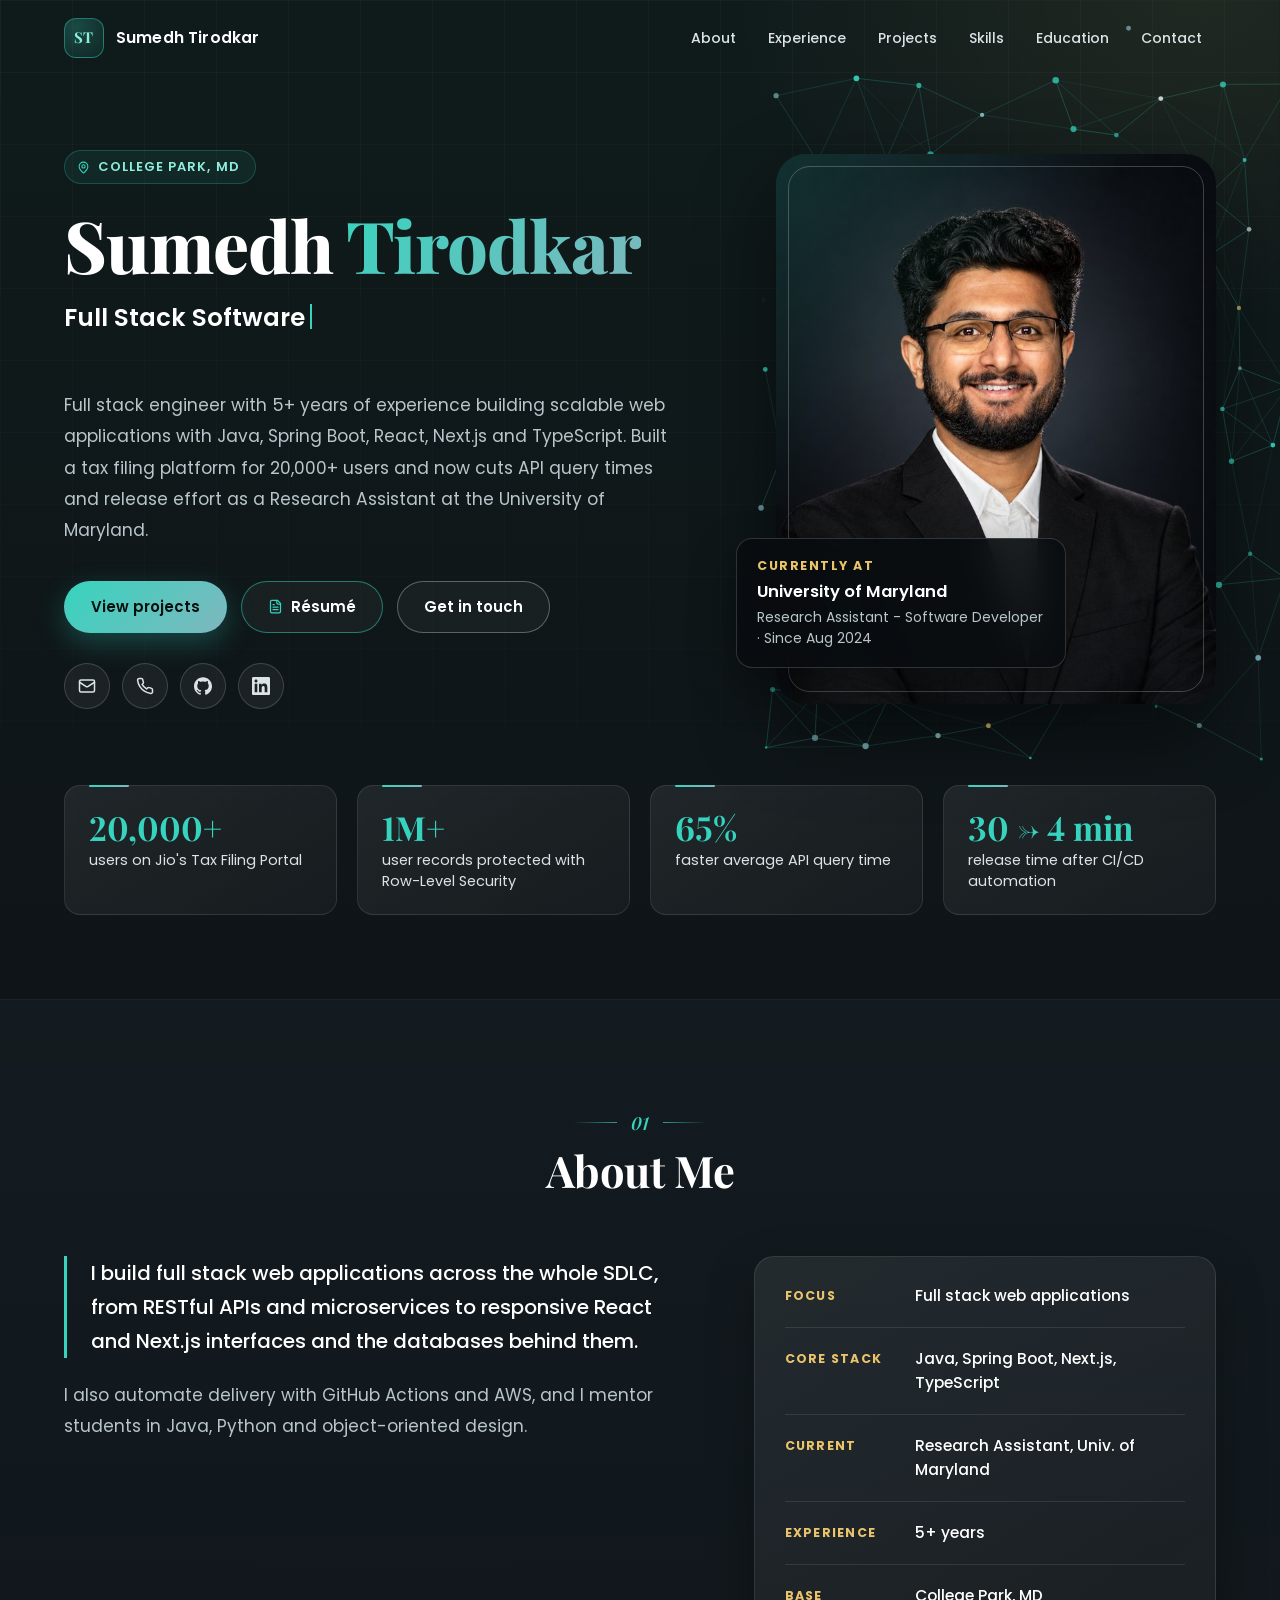
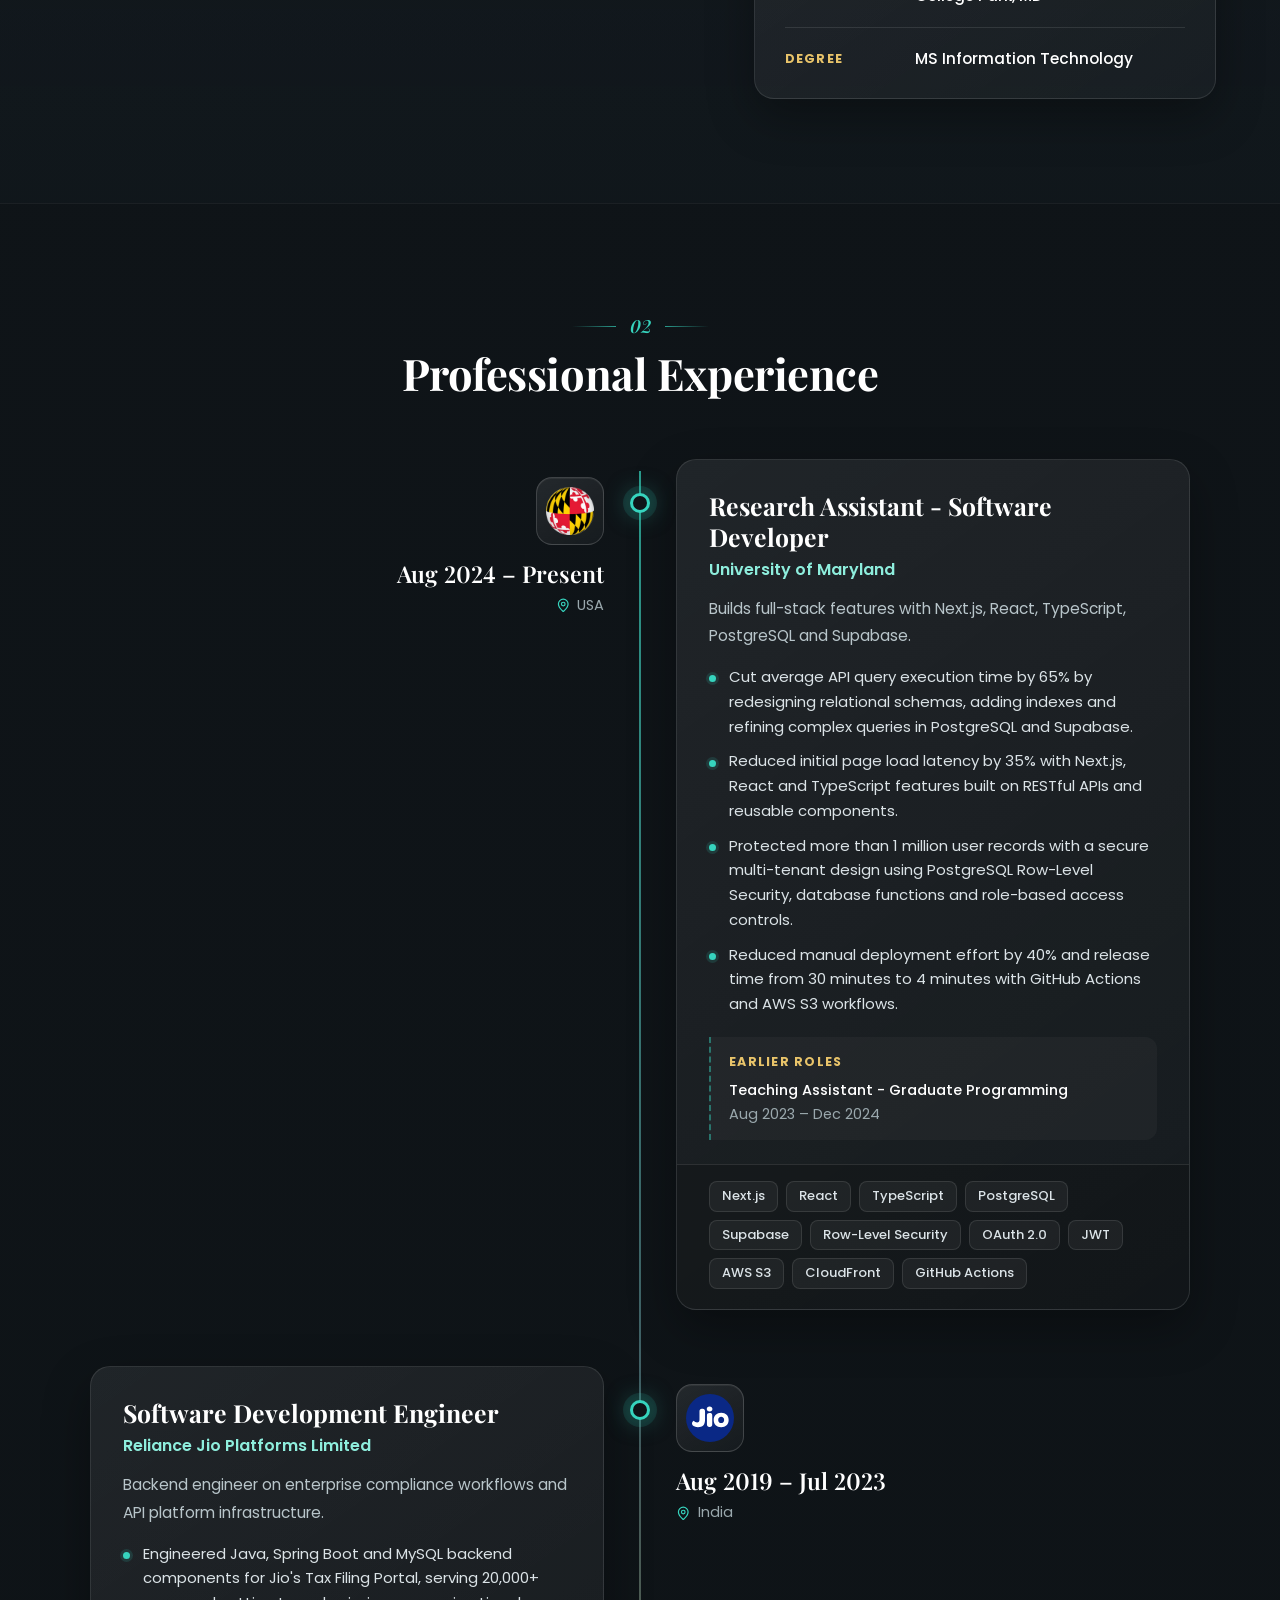
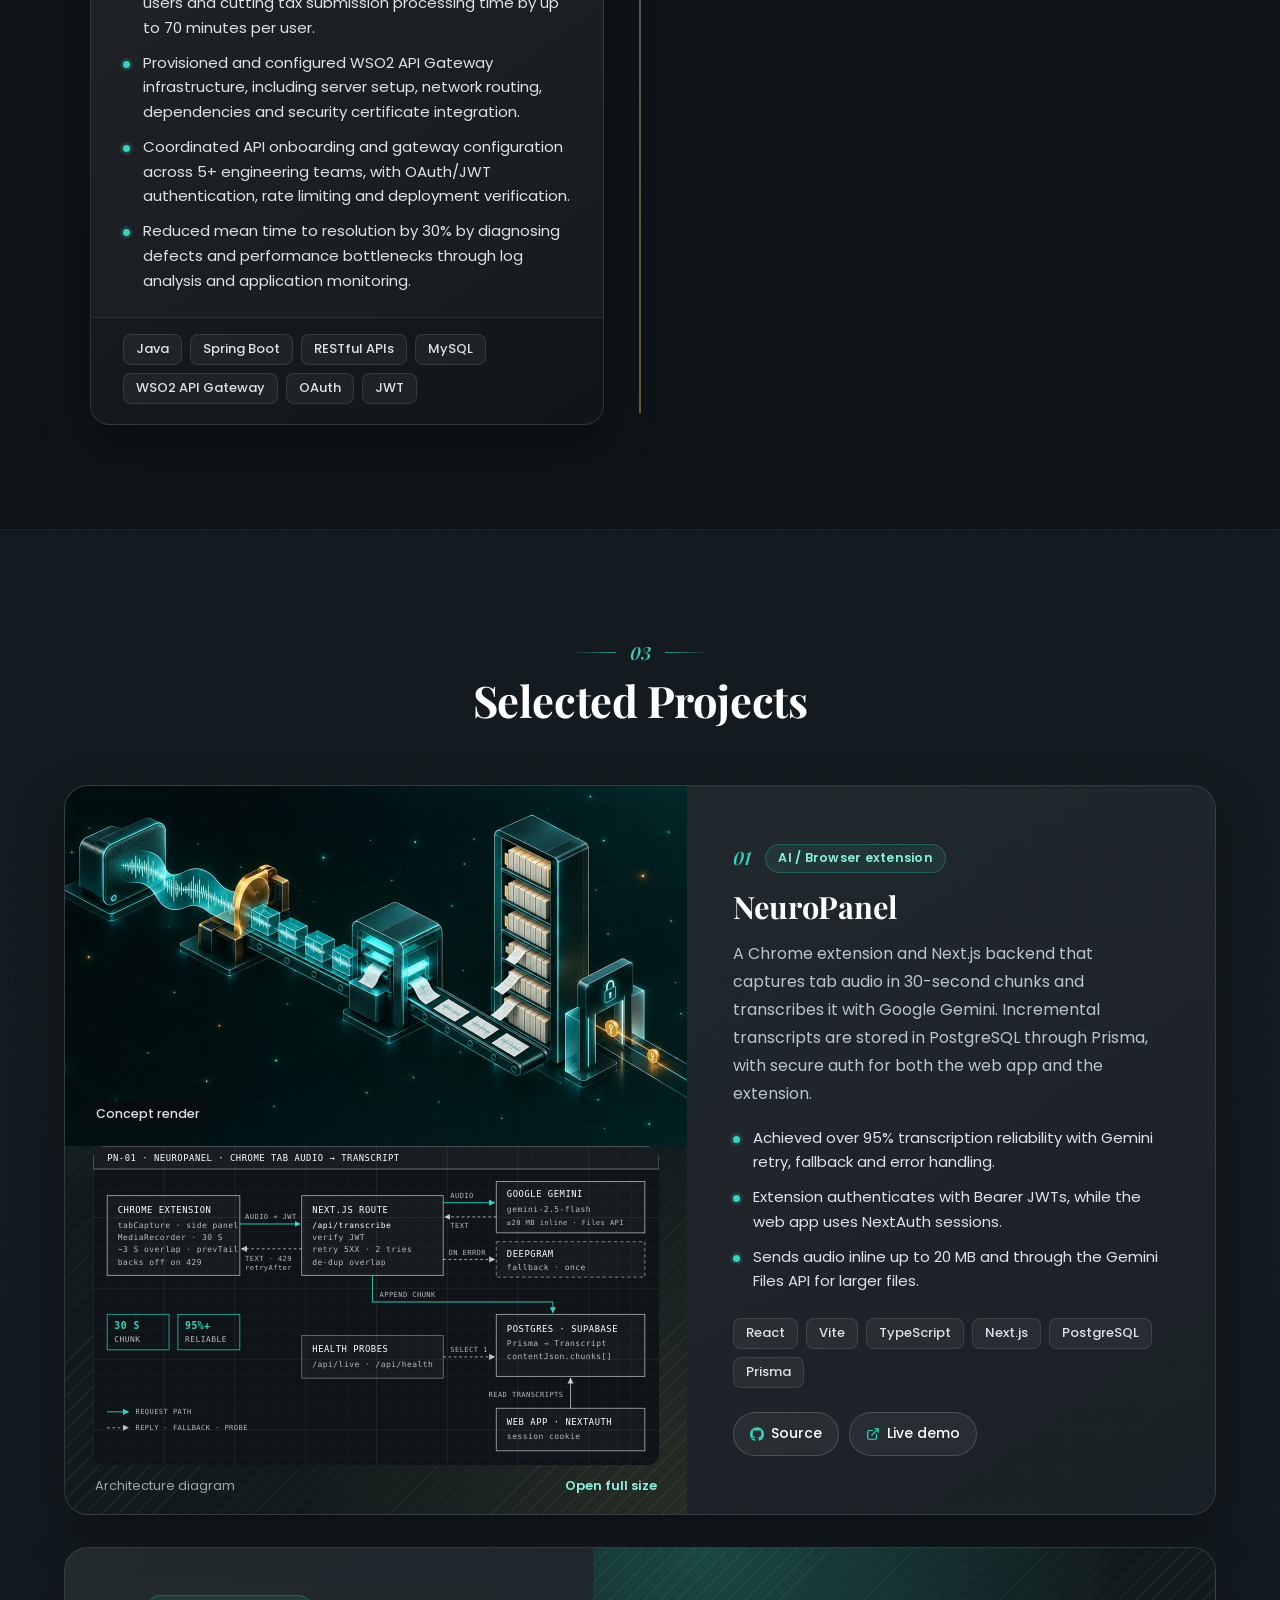
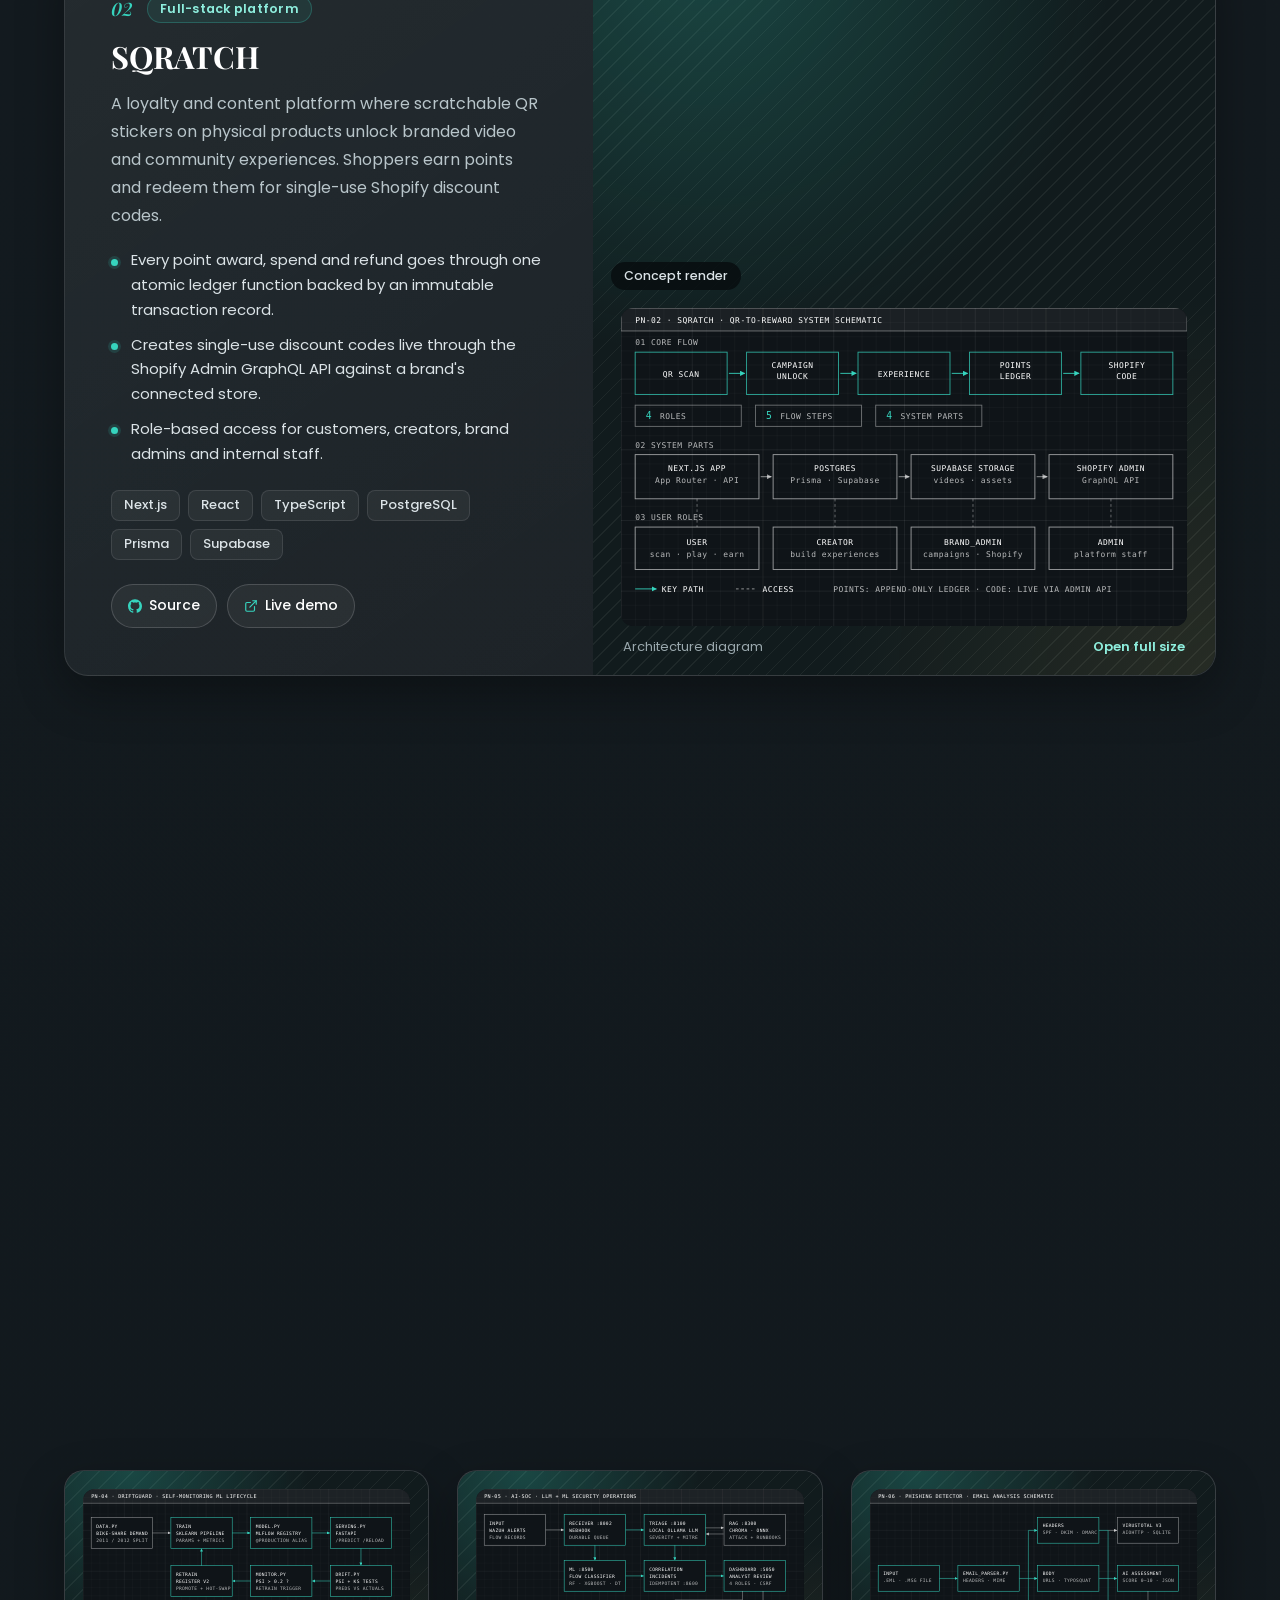
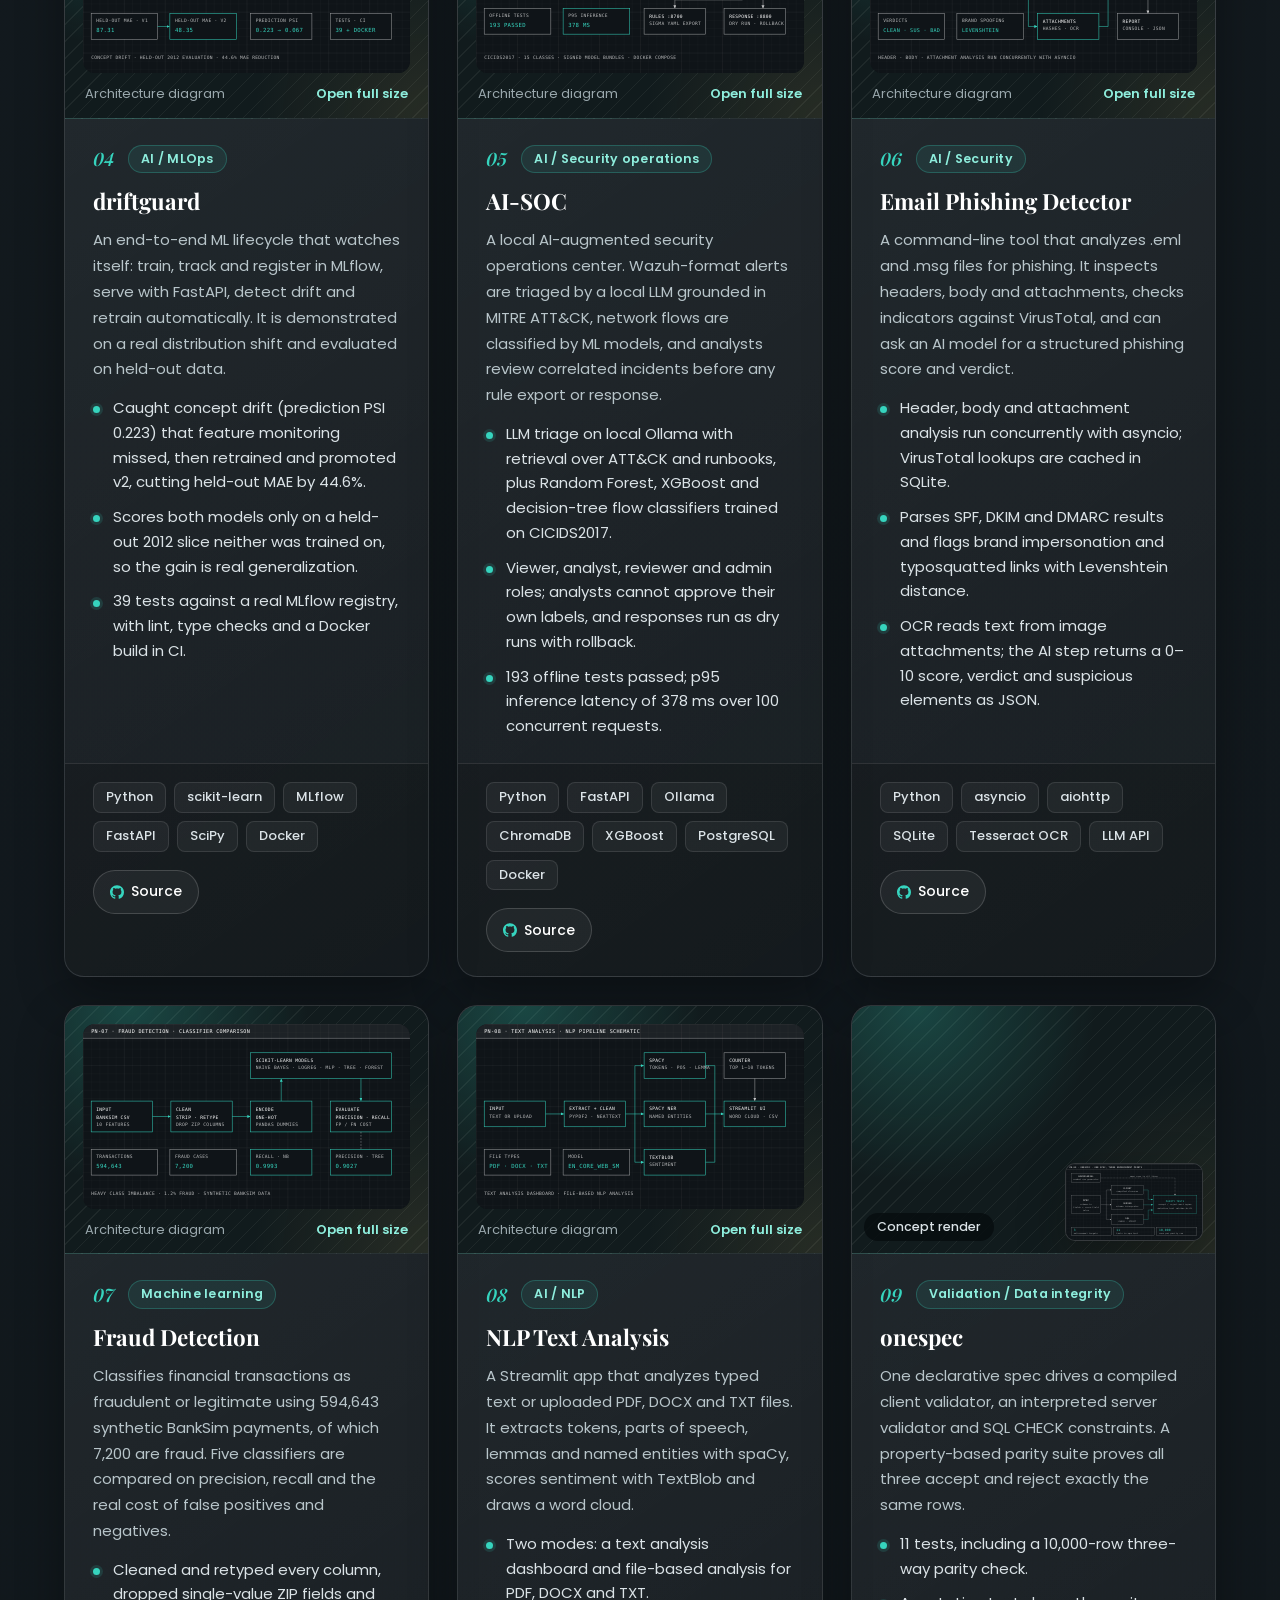
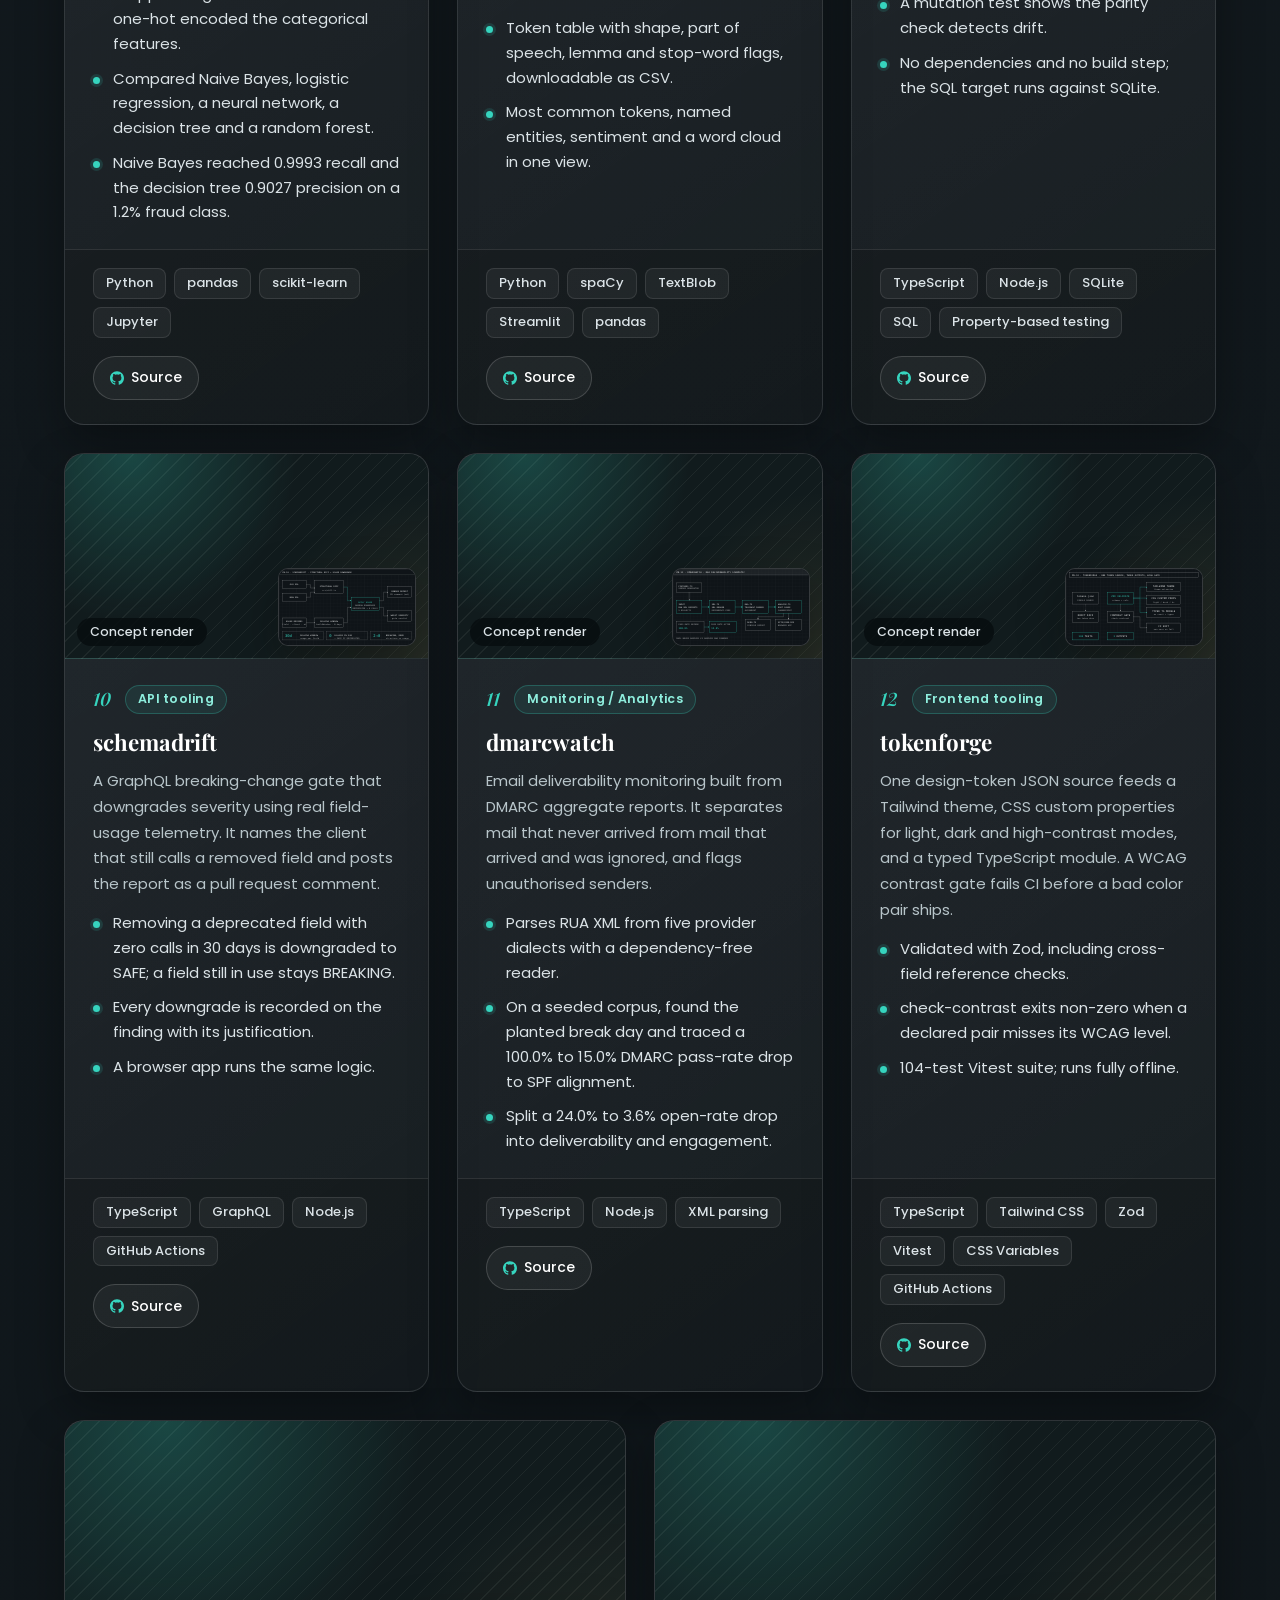
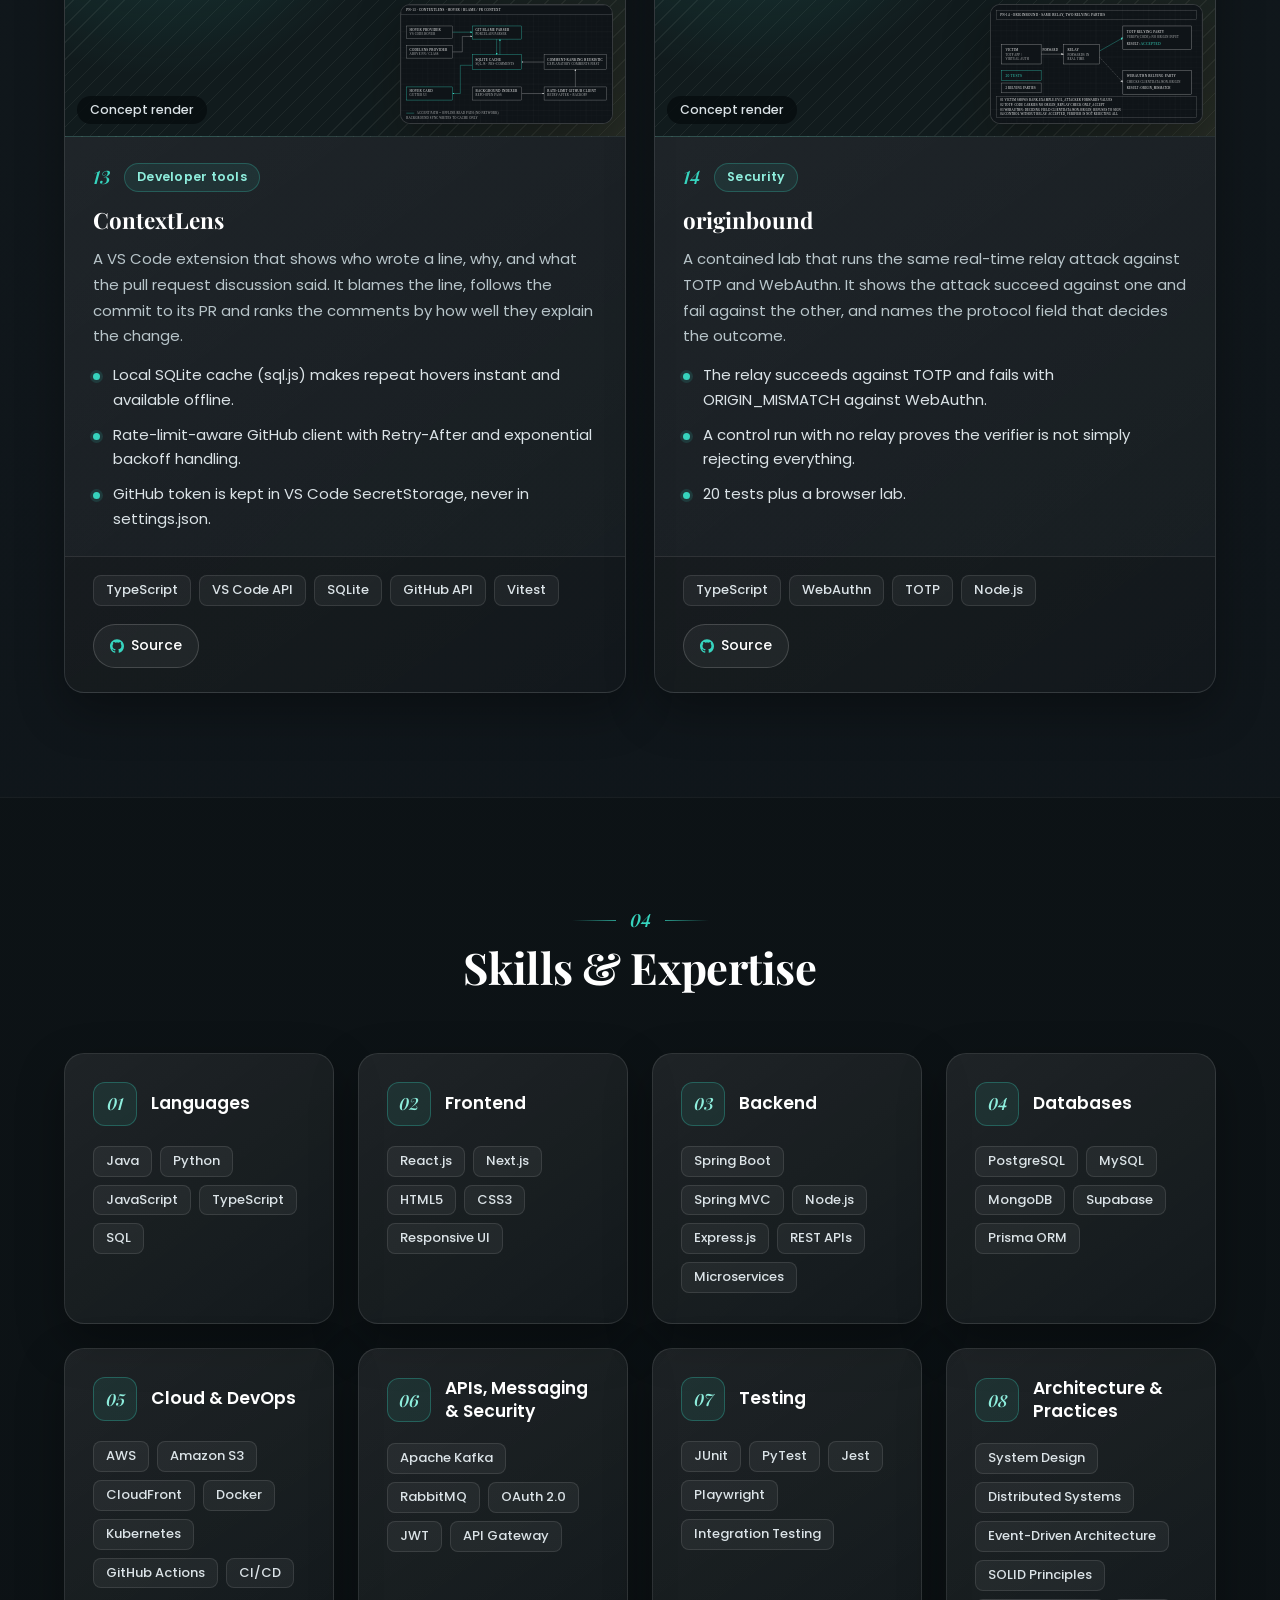
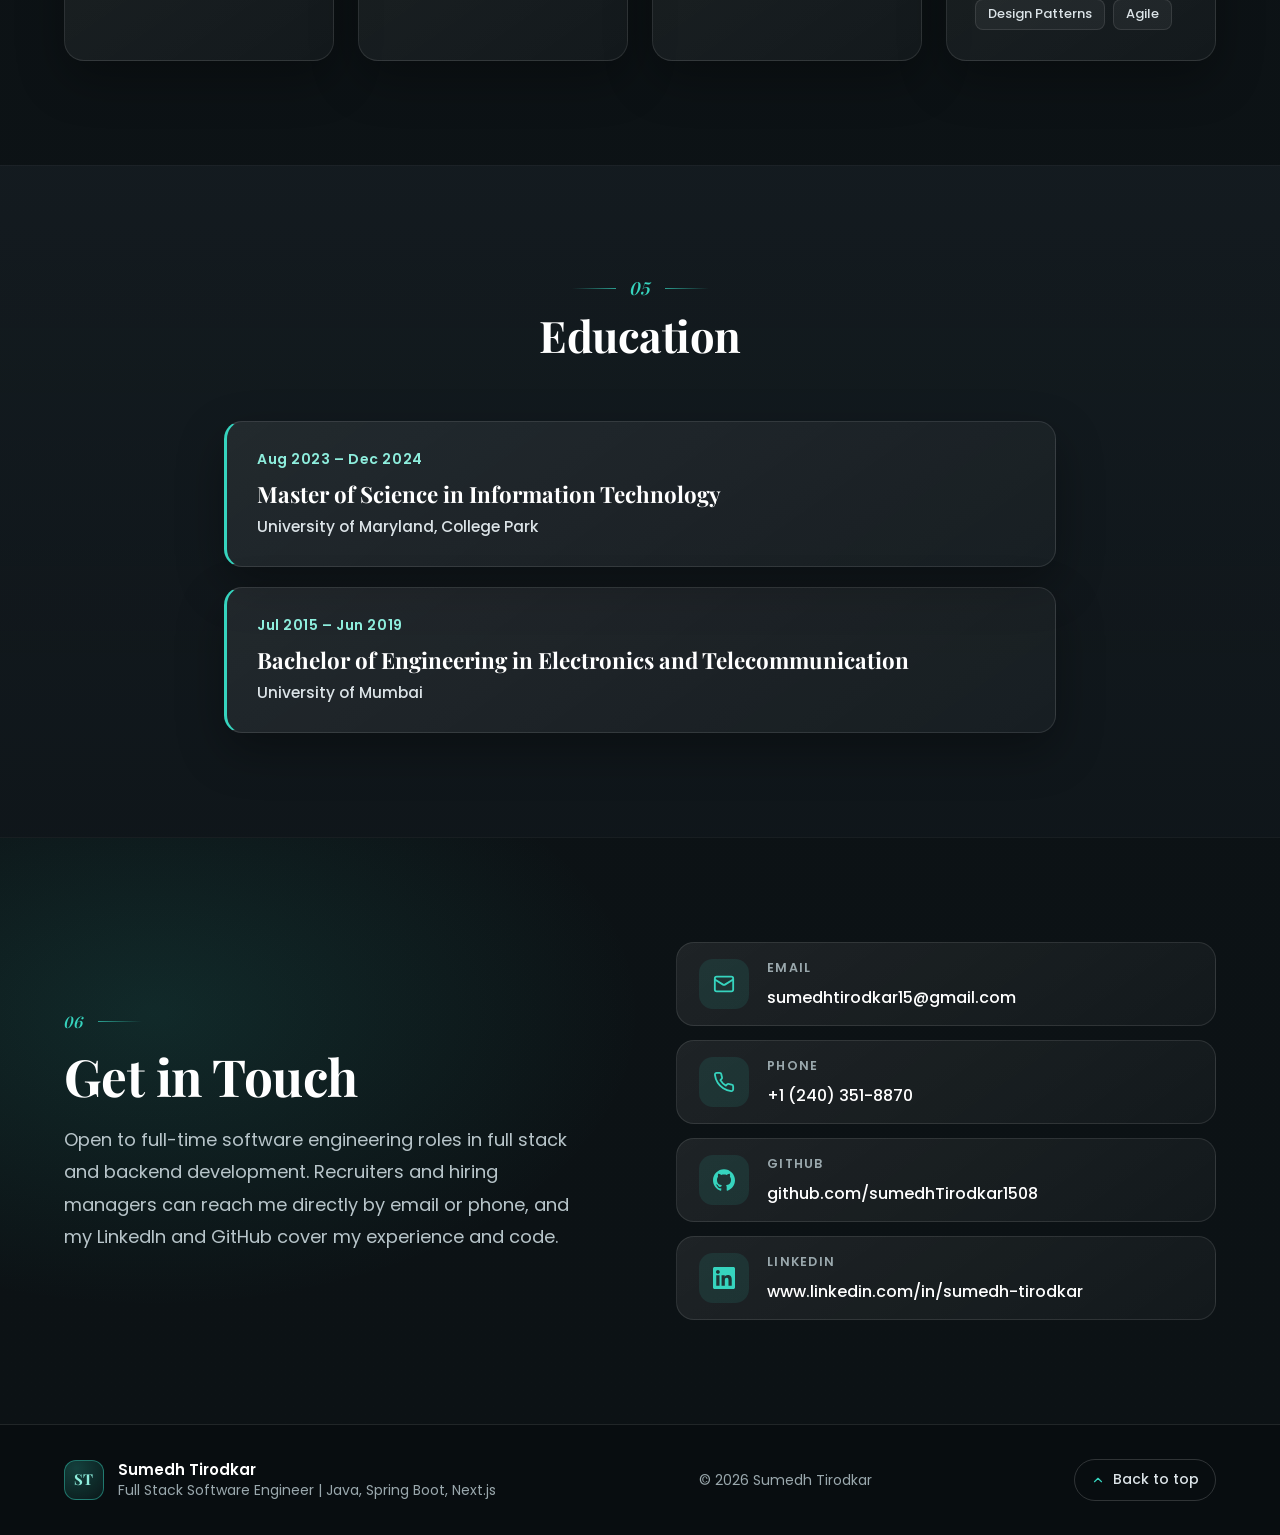
<file: index.html>
<!doctype html>
<html lang="en" data-kit-template="evergreen-executive" data-kit-featured-layout="split">
  <head>
    <meta charset="utf-8" />
    <meta name="viewport" content="width=device-width, initial-scale=1" />
    <meta name="theme-color" content="#0f1418" />
    
    
    <link rel="stylesheet" href="assets/kit/kit.css" />
    <link rel="preconnect" href="https://fonts.googleapis.com/" />
    <link rel="preconnect" href="https://fonts.gstatic.com/" crossorigin />
    <link
      rel="stylesheet"
      href="https://fonts.googleapis.com/css2?family=Playfair+Display:ital,wght@0,600;0,700;0,800;1,500;1,600&amp;family=Poppins:wght@400;500;600;700&amp;display=swap"
    />
    <link rel="stylesheet" href="assets/css/styles.css" />
<link rel="stylesheet" href="assets/css/polish.css">
    <link rel="stylesheet" href="assets/css/print.css" media="print" />
    <script type="module" src="assets/kit/kit.js"></script>
    <script defer src="assets/js/main.js"></script>
  
<title>Sumedh Tirodkar | Full Stack Software Engineer</title>
<meta name="description" content="Full stack engineer with 5+ years in Java, Spring Boot, React and Next.js. Built a tax filing portal for 20,000+ users, plus a portfolio of web apps and tools.">
<meta name="author" content="Sumedh Tirodkar">
<link rel="canonical" href="https://sumedhtirodkar1508.github.io/">
<meta property="og:type" content="profile">
<meta property="og:title" content="Sumedh Tirodkar | Full Stack Software Engineer">
<meta property="og:description" content="Full stack engineer with 5+ years in Java, Spring Boot, React and Next.js. Built a tax filing portal for 20,000+ users, plus a portfolio of web apps and tools.">
<meta property="og:url" content="https://sumedhtirodkar1508.github.io/">
<meta property="og:image" content="https://sumedhtirodkar1508.github.io/assets/images/social-card.png">
<meta property="og:image:width" content="1200">
<meta property="og:image:height" content="630">
<meta name="twitter:card" content="summary_large_image">
<meta name="twitter:title" content="Sumedh Tirodkar | Full Stack Software Engineer">
<meta name="twitter:description" content="Full stack engineer with 5+ years in Java, Spring Boot, React and Next.js. Built a tax filing portal for 20,000+ users, plus a portfolio of web apps and tools.">
<meta name="twitter:image" content="https://sumedhtirodkar1508.github.io/assets/images/social-card.png">
<link rel="icon" href="favicon.svg" type="image/svg+xml">
<link rel="apple-touch-icon" href="apple-touch-icon.png">
<script type="application/ld+json">{"@context":"https://schema.org","@type":"Person","name":"Sumedh Tirodkar","jobTitle":"Full Stack Software Engineer | Java, Spring Boot, Next.js","url":"https://sumedhtirodkar1508.github.io/","image":"https://sumedhtirodkar1508.github.io/assets/images/sumedh-tirodkar.jpg","email":"sumedhtirodkar15@gmail.com","sameAs":["https://www.linkedin.com/in/sumedh-tirodkar/","https://github.com/sumedhTirodkar1508"]}</script>
</head>
  <body>
    <a class="skip-link" href="#top">Skip to content</a>

    <header class="navbar" id="navbar">
      <div class="container nav-wrapper">
        <a href="#top" class="nav-brand">
          <span class="brand-mark js-initials" aria-hidden="true"></span>
          <span class="brand-name" data-kit-text="hero.name"></span>
          <span class="brand-short js-brand-short"></span>
        </a>
        <button
          class="nav-toggle"
          type="button"
          aria-label="Menu"
          aria-expanded="false"
          aria-controls="nav-menu"
        >
          <span></span><span></span><span></span>
        </button>
        <nav class="nav" aria-label="Sections">
          <ul class="nav-menu" id="nav-menu" data-kit="nav"></ul>
        </nav>
      </div>
    </header>

    <main id="top" tabindex="-1">
      <!-- Hero: the name in two inks, the typed title, the portrait card (or the constellation
           monogram) with the current-role card, then the readouts -->
      <section id="hero" class="band hero" data-kit-section="hero" aria-label="Introduction">
        <div class="container hero-layout">
          <div class="hero-copy">
            <p class="hero-kicker">
              <span data-kit="icon" data-icon="map-pin"></span>
              <span data-kit-text="hero.location"></span>
            </p>
            <h1 class="hero-name" data-kit-text="hero.name"></h1>
            <p class="hero-title"><span class="js-typed" data-kit-text="hero.title"></span></p>
            <p class="hero-summary" data-kit-text="hero.summary"></p>
            <div class="hero-cta" data-kit="ctas"></div>
            <div class="hero-social" data-kit="social"></div>
          </div>

          <div class="hero-visual">
            <svg class="hero-constellation js-halo" viewBox="0 0 560 640" aria-hidden="true"></svg>
            <figure class="portrait-frame" data-kit="hero-photo"></figure>
            <div class="emblem" aria-hidden="true">
              <svg
                class="emblem-svg js-emblem"
                viewBox="0 0 400 500"
                preserveAspectRatio="xMidYMid slice"
              ></svg>
            </div>
            <div class="hero-proof js-proof">
              <span class="proof-kicker js-proof-kicker"></span>
              <strong class="proof-main js-proof-main"></strong>
              <span class="proof-sub js-proof-sub"></span>
            </div>
          </div>
        </div>
        <div class="container">
          <div class="hero-highlights" data-kit="readouts"></div>
        </div>
      </section>

      <!-- About: the first paragraph as the lead, the rest beside a card of facts -->
      <section
        id="about"
        class="band section about-section"
        data-kit-section="about"
        data-kit-label="About"
      >
        <div class="container">
          <header class="section-head">
            <p class="section-index js-index" aria-hidden="true"></p>
            <h2 class="section-title">About Me</h2>
          </header>
          <div class="about-layout">
            <div class="about-text" data-kit-list="paragraphs">
              <template>
                <p class="about-p"></p>
              </template>
            </div>
            <dl class="about-facts" data-kit-list="highlights">
              <template>
                <div class="fact">
                  <dt data-kit-field="label"></dt>
                  <dd data-kit-field="value"></dd>
                </div>
              </template>
            </dl>
          </div>
        </div>
      </section>

      <!-- Experience: the evergreen spine; each role's mark and dates face its card -->
      <section
        id="experience"
        class="band section experience-section"
        data-kit-section="experience"
        data-kit-label="Experience"
      >
        <div class="container">
          <header class="section-head">
            <p class="section-index js-index" aria-hidden="true"></p>
            <h2 class="section-title">Professional Experience</h2>
          </header>
          <ol class="timeline" data-kit-list="roles">
            <template>
              <li class="tl-item">
                <div class="tl-brand">
                  <div class="tl-logo" data-kit="role-logo"></div>
                  <span class="tl-mono js-mono" aria-hidden="true"></span>
                  <div class="tl-when">
                    <p class="tl-dates" data-kit="role-dates"></p>
                    <p class="tl-loc">
                      <span data-kit="icon" data-icon="map-pin"></span>
                      <span data-kit-field="location"></span>
                    </p>
                  </div>
                </div>
                <span class="tl-node" aria-hidden="true"></span>
                <article class="tl-card">
                  <header class="tl-head">
                    <h3 class="tl-title" data-kit-field="title"></h3>
                    <p class="tl-company">
                      <a data-kit-field="company" data-kit-href="companyUrl"></a>
                    </p>
                  </header>
                  <p class="tl-desc" data-kit-field="description"></p>
                  <ul class="tl-points" data-kit-each="highlights">
                    <li></li>
                  </ul>
                  <div class="tl-earlier">
                    <p class="tl-earlier-label">Earlier roles</p>
                    <div class="tl-earlier-list" data-kit="role-earlier"></div>
                  </div>
                  <ul class="tl-tech" data-kit-each="technologies">
                    <li></li>
                  </ul>
                </article>
              </li>
            </template>
          </ol>
        </div>
      </section>

      <!-- Projects: featured work as wide split cards, alternating sides; the rest on a grid
           whose rows always close -->
      <section
        id="projects"
        class="band section projects-section"
        data-kit-section="projects"
        data-kit-label="Projects"
      >
        <div class="container">
          <header class="section-head">
            <p class="section-index js-index" aria-hidden="true"></p>
            <h2 class="section-title">Selected Projects</h2>
          </header>
          <div class="featured-list" data-kit-list="featured">
            <template>
              <article class="project-feature">
                <div class="pf-media js-visual">
                  <figure class="pf-figure" data-kit="project-media"></figure>
                </div>
                <div class="pf-body">
                  <p class="pf-meta">
                    <span class="pf-num js-num" aria-hidden="true"></span>
                    <span class="chip" data-kit-field="category"></span>
                  </p>
                  <h3 class="pf-name" data-kit-field="name"></h3>
                  <p class="pf-desc" data-kit-field="description"></p>
                  <ul class="points" data-kit-each="highlights">
                    <li></li>
                  </ul>
                  <ul class="tags" data-kit-each="technologies">
                    <li></li>
                  </ul>
                  <div class="links" data-kit="project-links"></div>
                </div>
              </article>
            </template>
          </div>
          <div class="projects-grid" data-kit-list="projects">
            <template>
              <article class="project-card">
                <div class="pc-visual js-visual">
                  <figure class="pc-figure" data-kit="project-media"></figure>
                </div>
                <div class="pc-head">
                  <p class="pc-meta">
                    <span class="pc-num js-num" aria-hidden="true"></span>
                    <span class="chip" data-kit-field="category"></span>
                  </p>
                  <h3 class="pc-name" data-kit-field="name"></h3>
                </div>
                <div class="pc-body">
                  <p class="pc-desc" data-kit-field="description"></p>
                  <ul class="points" data-kit-each="highlights">
                    <li></li>
                  </ul>
                </div>
                <div class="pc-foot">
                  <ul class="tags" data-kit-each="technologies">
                    <li></li>
                  </ul>
                  <div class="links" data-kit="project-links"></div>
                </div>
              </article>
            </template>
          </div>
        </div>
      </section>

      <!-- Skills: one card per group on a grid that never leaves an orphan -->
      <section
        id="skills"
        class="band section skills-section"
        data-kit-section="skills"
        data-kit-label="Skills"
      >
        <div class="container">
          <header class="section-head">
            <p class="section-index js-index" aria-hidden="true"></p>
            <h2 class="section-title">Skills &amp; Expertise</h2>
          </header>
          <div class="skills-grid" data-kit-list="groups">
            <template>
              <div class="skill-category">
                <div class="skill-head">
                  <span class="skill-index js-num" aria-hidden="true"></span>
                  <h3 class="skill-title" data-kit-field="name"></h3>
                </div>
                <ul class="skill-list" data-kit-each="items">
                  <li></li>
                </ul>
              </div>
            </template>
          </div>
        </div>
      </section>

      <!-- Education and certifications side by side; either one alone is centred -->
      <div class="band section credentials-band js-cred-band">
        <div class="container credentials js-credentials">
          <section
            id="education"
            class="cred-col"
            data-kit-section="education"
            data-kit-label="Education"
          >
            <header class="col-head">
              <span class="col-icon" data-kit="icon" data-icon="graduation-cap"></span>
              <div>
                <p class="col-index js-index" aria-hidden="true"></p>
                <h2 class="col-title">Education</h2>
              </div>
            </header>
            <div class="edu-list" data-kit-list="entries">
              <template>
                <article class="edu-card">
                  <p class="edu-dates" data-kit="role-dates"></p>
                  <h3 class="edu-degree">
                    <span data-kit-field="degree"></span><span class="edu-sep"> in </span
                    ><span data-kit-field="field"></span>
                  </h3>
                  <p class="edu-inst">
                    <span data-kit-field="institution"></span>
                    <span class="edu-loc" data-kit-field="location"></span>
                  </p>
                  <ul class="edu-details" data-kit-each="details">
                    <li></li>
                  </ul>
                </article>
              </template>
            </div>
          </section>

          <section
            id="certifications"
            class="cred-col"
            data-kit-section="certifications"
            data-kit-label="Certifications"
          >
            <header class="col-head">
              <span class="col-icon col-icon--gold" data-kit="icon" data-icon="award"></span>
              <div>
                <p class="col-index js-index" aria-hidden="true"></p>
                <h2 class="col-title">Certifications</h2>
              </div>
            </header>
            <ul class="cert-list" data-kit-list="items">
              <template>
                <li class="cert">
                  <div class="cert-body">
                    <a class="cert-name" data-kit-field="name" data-kit-href="url"></a>
                    <p class="cert-meta">
                      <span class="cert-issuer" data-kit-field="issuer"></span>
                      <span class="cert-date" data-kit-field="date"></span>
                    </p>
                  </div>
                </li>
              </template>
            </ul>
          </section>
        </div>
      </div>

      <!-- Contact: the invitation and the status on the left, every channel on the right -->
      <section
        id="contact"
        class="band section contact-section"
        data-kit-section="contact"
        data-kit-label="Contact"
      >
        <div class="container contact-layout">
          <div class="contact-lead">
            <p class="col-index js-index" aria-hidden="true"></p>
            <h2 class="contact-title">Get in Touch</h2>
            <p class="contact-intro" data-kit-text="contact.intro"></p>
            <p class="contact-status">
              <span class="status-dot" aria-hidden="true"></span>
              <span data-kit-text="contact.availability"></span>
            </p>
          </div>
          <ul class="contact-list" data-kit="contact-list"></ul>
        </div>
      </section>
    </main>

    <footer class="footer">
      <div class="container footer-inner">
        <div class="footer-brand">
          <span class="brand-mark js-initials" aria-hidden="true"></span>
          <div>
            <p class="footer-name" data-kit-text="hero.name"></p>
            <p class="footer-tagline" data-kit-text="hero.title"></p>
          </div>
        </div>
        <p class="footer-copy" data-kit="footer"></p>
        <a class="back-to-top" href="#top">
          <span data-kit="icon" data-icon="chevron-down"></span>
          Back to top
        </a>
      </div>
    </footer>
  </body>
</html>
</file>
<file: assets/kit/kit.css>
/*
 * SlateGit template kit v1: structural styles for what kit.js renders.
 *
 * Every colour, radius, border, shadow and font comes from the ten --kit-* tokens, which a
 * template sets in its own :root. Every selector is wrapped in :where(), so it has no
 * specificity and any rule in the template's own stylesheet overrides it.
 */

:where(:root) {
  --kit-bg: Canvas;
  --kit-ink: CanvasText;
  --kit-accent: LinkText;
  --kit-muted: GrayText;
  --kit-radius: 0.5rem;
  --kit-border: 1px solid color-mix(in srgb, currentColor 18%, transparent);
  --kit-shadow: 0 1px 3px color-mix(in srgb, CanvasText 14%, transparent);
  --kit-font-body: system-ui, sans-serif;
  --kit-font-display: var(--kit-font-body);
  --kit-font-mono: ui-monospace, monospace;
}

@media (prefers-reduced-motion: no-preference) {
  :where(html) {
    scroll-behavior: smooth;
  }
}

/* The sprite is a hidden library of <symbol>s; icons are 1em and take the text colour. */
:where(.kit-sprite) {
  position: absolute;
  width: 0;
  height: 0;
  overflow: hidden;
}

:where(.kit-icon) {
  width: 1em;
  height: 1em;
  flex: none;
  vertical-align: -0.125em;
}

/* Kit-rendered text never overflows a narrow screen, however long a name or URL is. */
:where([data-kit-text], [data-kit-field], [data-kit-each] > *, [class^='kit-'], [class*=' kit-']) {
  overflow-wrap: anywhere;
}

/* ---- lists and slots ---- */

:where(ul, ol):where([data-kit-list], [data-kit-each], [data-kit]) {
  margin: 0;
  padding: 0;
  list-style: none;
}

:where([data-kit-list][data-kit-count='0']) {
  display: none;
}

:where([data-kit-list='projects'], [data-kit-list='featured']) {
  display: grid;
  gap: 1.5rem;
}

:where([data-kit-list='projects']) {
  grid-template-columns: repeat(auto-fill, minmax(min(100%, 18rem), 1fr));
}

:where([data-kit-list='roles'], [data-kit-list='entries'], [data-kit-list='items']) {
  display: grid;
  gap: 1.5rem;
}

:where([data-kit-list='groups']) {
  display: grid;
  gap: 1.25rem;
  grid-template-columns: repeat(auto-fill, minmax(min(100%, 14rem), 1fr));
}

:where(.kit-tags) {
  display: flex;
  flex-wrap: wrap;
  gap: 0.375rem;
}

:where(.kit-tags > li) {
  padding: 0.125rem 0.5rem;
  border: var(--kit-border);
  border-radius: var(--kit-radius);
  font-family: var(--kit-font-mono);
  font-size: 0.8125em;
}

:where(.kit-meta, .kit-caption, .kit-dates, .kit-readout__label, .kit-highlight > :first-child) {
  color: var(--kit-muted);
  font-size: 0.875em;
}

:where(.kit-meta) {
  display: flex;
  flex-wrap: wrap;
  gap: 0 0.75rem;
  margin: 0.25rem 0;
  font-family: var(--kit-font-mono);
}

/* ---- hero ---- */

:where([data-kit='hero-photo']) {
  margin: 0;
}

:where([data-kit='hero-photo'] img) {
  display: block;
  width: 100%;
  height: auto;
  aspect-ratio: 4 / 5;
  object-fit: cover;
  border-radius: var(--kit-radius);
  box-shadow: var(--kit-shadow);
}

:where([data-kit='readouts']) {
  display: grid;
  grid-template-columns: repeat(auto-fit, minmax(min(100%, 8rem), 1fr));
  gap: 1rem;
}

:where(.kit-readout) {
  display: flex;
  flex-direction: column;
  gap: 0.25rem;
}

:where(.kit-readout__value) {
  color: var(--kit-accent);
  font-family: var(--kit-font-display);
  font-size: clamp(1.5rem, 1.2rem + 1.5vw, 2.25rem);
  font-weight: 700;
  line-height: 1.1;
}

:where([data-kit='ctas'], [data-kit='social'], [data-kit='nav']) {
  display: flex;
  flex-wrap: wrap;
  align-items: center;
  gap: 0.75rem;
}

:where(.kit-cta) {
  display: inline-flex;
  align-items: center;
  gap: 0.5em;
  padding: 0.75em 1.25em;
  border: var(--kit-border);
  border-radius: var(--kit-radius);
  color: var(--kit-ink);
  font-family: var(--kit-font-body);
  font-weight: 600;
  line-height: 1.2;
  text-decoration: none;
}

:where(.kit-cta--primary) {
  border-color: transparent;
  background: var(--kit-accent);
  color: var(--kit-bg);
}

:where(.kit-social__link) {
  display: inline-flex;
  align-items: center;
  justify-content: center;
  width: 2.75rem;
  height: 2.75rem;
  border: var(--kit-border);
  border-radius: var(--kit-radius);
  color: var(--kit-ink);
}

/* the social label names the link for screen readers; the icon is what shows */
:where(.kit-social__label) {
  position: absolute;
  width: 1px;
  height: 1px;
  overflow: hidden;
  clip-path: inset(50%);
  white-space: nowrap;
}

:where(.kit-nav__link, .kit-link, .kit-contact) {
  color: inherit;
  text-decoration: none;
}

/* company and certification links set from data-kit-href */
:where(a[data-kit-href]) {
  color: inherit;
  text-decoration-color: var(--kit-accent);
  text-underline-offset: 0.2em;
}

:where(
  .kit-cta,
  .kit-social__link,
  .kit-nav__link,
  .kit-link,
  .kit-contact,
  .kit-cert a
):focus-visible {
  outline: 2px solid var(--kit-accent);
  outline-offset: 3px;
}

/* ---- experience and education ---- */

:where(.kit-role) {
  display: grid;
  grid-template-columns: 4rem minmax(0, 1fr);
  column-gap: 1rem;
}

:where(.kit-role > *) {
  grid-column: 2;
  margin: 0;
}

:where(.kit-role > [data-kit='role-logo']) {
  grid-column: 1;
  grid-row: 1 / span 9;
}

:where(.kit-role[data-kit-logo='0']) {
  grid-template-columns: minmax(0, 1fr);
}

:where(.kit-role[data-kit-logo='0'] > *) {
  grid-column: 1;
}

:where([data-kit='role-logo'] img) {
  display: block;
  width: 4rem;
  height: 4rem;
  padding: 0.375rem;
  border: var(--kit-border);
  border-radius: var(--kit-radius);
  background: var(--kit-bg);
  object-fit: contain;
}

:where(.kit-role h3, .kit-entry h3, .kit-project h3, .kit-group h3) {
  margin: 0;
  font-family: var(--kit-font-display);
  line-height: 1.25;
}

:where(.kit-role [data-kit-each='highlights'], .kit-project [data-kit-each='highlights']) {
  margin: 0.5rem 0;
  padding-inline-start: 1.25em;
  list-style: disc;
}

:where(.kit-role > .kit-tags, .kit-project > .kit-tags) {
  margin-block: 0.5rem;
}

:where([data-kit='role-earlier']) {
  display: grid;
  gap: 0.25rem;
  margin-top: 0.5rem;
  padding-inline-start: 0.75rem;
  border-inline-start: var(--kit-border);
}

:where(.kit-earlier) {
  display: flex;
  flex-wrap: wrap;
  gap: 0 0.75rem;
}

:where(.kit-entry > *, .kit-group > *) {
  margin: 0 0 0.25rem;
}

/* ---- projects ---- */

:where(.kit-project) {
  display: flex;
  flex-direction: column;
  gap: 0.5rem;
  overflow: hidden;
  padding-bottom: 1rem;
  border: var(--kit-border);
  border-radius: var(--kit-radius);
  box-shadow: var(--kit-shadow);
}

:where(.kit-project > :not([data-kit='project-media'])) {
  margin: 0;
  padding-inline: 1rem;
}

:where([data-kit='project-media']) {
  margin: 0;
}

:where([data-kit='project-media'] img) {
  display: block;
  width: 100%;
  height: auto;
  aspect-ratio: 16 / 9;
  object-fit: cover;
}

/* a schematic is a diagram: show all of it */
:where(.kit-media--schematic img) {
  object-fit: contain;
  background: var(--kit-bg);
}

:where([data-kit='project-media'] .kit-caption) {
  display: block;
  padding: 0.375rem 1rem 0;
}

:where([data-kit='project-links']) {
  display: flex;
  flex-wrap: wrap;
  gap: 1rem;
  margin-top: auto;
}

:where(.kit-link, .kit-contact) {
  display: inline-flex;
  align-items: center;
  gap: 0.5em;
}

:where(.kit-project > [data-kit-field='category']) {
  color: var(--kit-accent);
  font-family: var(--kit-font-mono);
  font-size: 0.8125em;
  text-transform: uppercase;
  letter-spacing: 0.06em;
}

@media (min-width: 48rem) {
  :where(.kit-project--featured.kit-project--split) {
    display: grid;
    grid-template-columns: minmax(0, 1.25fr) minmax(0, 1fr);
    align-content: start;
    column-gap: 1.5rem;
    padding-bottom: 1.5rem;
  }

  :where(.kit-project--split > [data-kit='project-media']) {
    grid-row: 1 / span 9;
  }

  :where(.kit-project--split > :not([data-kit='project-media'])) {
    grid-column: 2;
    padding-inline: 0 1.5rem;
  }

  :where(.kit-project--split > :nth-child(2)) {
    padding-top: 1.5rem;
  }
}

:where(.kit-project--featured.kit-project--stack [data-kit='project-media'] img) {
  aspect-ratio: 21 / 9;
}

/* ---- contact ---- */

:where([data-kit='contact-list']) {
  display: grid;
  gap: 0.75rem;
}

:where(.kit-cert) {
  display: flex;
  flex-wrap: wrap;
  gap: 0 0.75rem;
}

:where(.kit-cert > :not(a)) {
  color: var(--kit-muted);
}

/* Motion is the template's business, but never when the visitor asked for less of it. Transitions are
   off outright (0s duration and delay): a 0.01ms one is still a live transition, so a style a template
   sets and then measures (its hero name's fit) reads back the old value, and the fit flips on resize. */
@media (prefers-reduced-motion: reduce) {
  :where(*, *::before, *::after) {
    animation-duration: 0.01ms !important;
    animation-iteration-count: 1 !important;
    transition-duration: 0s !important;
    transition-delay: 0s !important;
    scroll-behavior: auto !important;
  }
}
</file>
<file: assets/css/styles.css>
/* Evergreen Executive on the template kit.
   A deep green-black ground, teal line work and a single gold accent; Playfair Display for the
   name and the headings, Poppins for everything else. The signature pieces: the name in two
   inks, the typed title, the portrait card with its current-role card (a constellation monogram
   without a photo), the evergreen spine of the timeline and the hatched project panels. */

:root {
  --kit-bg: #0f1418;
  --kit-ink: #ffffff;
  --kit-accent: #36d4be;
  --kit-muted: #9aa8ad;
  --kit-radius: 12px;
  --kit-border: 1px solid rgba(255, 255, 255, 0.1);
  --kit-shadow: 0 16px 48px rgba(0, 0, 0, 0.3);
  --kit-font-display: 'Playfair Display', Georgia, 'Times New Roman', serif;
  --kit-font-body: 'Poppins', -apple-system, BlinkMacSystemFont, 'Segoe UI', sans-serif;
  --kit-font-mono: ui-monospace, 'SF Mono', Menlo, Consolas, monospace;

  --bg: #0f1418;
  --bg-deep: #080d10;
  --bg-raise: #151d22;
  --ink: #ffffff;
  --ink-2: #dbe3e7;
  --ink-3: #b8c5ca;
  --muted: #9aa8ad;
  --teal: #36d4be;
  --teal-2: #7fb7be;
  --teal-soft: #8eeedd;
  --gold: #e9c46a;
  --line: rgba(255, 255, 255, 0.1);
  --line-2: rgba(255, 255, 255, 0.16);
  --glass: linear-gradient(145deg, rgba(255, 255, 255, 0.075), rgba(255, 255, 255, 0.03));
  --teal-grad: linear-gradient(135deg, #36d4be 0%, #7fb7be 100%);
  --shadow-lg: 0 18px 48px rgba(0, 0, 0, 0.32);
  --gutter: 24px;
  --section-pad: 104px;
}

* {
  box-sizing: border-box;
}

html {
  overflow-x: hidden;
  background: var(--bg-deep);
  /* Playfair's old-style figures read "10" as "1o": lining figures everywhere */
  font-variant-numeric: lining-nums;
}

body {
  margin: 0;
  min-height: 100%;
  font-family: var(--kit-font-body);
  font-size: 16px;
  line-height: 1.7;
  color: var(--ink-2);
  background:
    radial-gradient(1100px 680px at 10% -4%, rgba(54, 212, 190, 0.15), transparent 62%),
    radial-gradient(820px 560px at 94% 0%, rgba(233, 196, 106, 0.08), transparent 58%),
    linear-gradient(180deg, #0f1b1b 0, #0f1418 1000px, #0c1215 100%);
  overflow-x: hidden;
  -webkit-font-smoothing: antialiased;
}

h1,
h2,
h3,
p,
ul,
ol,
dl,
dd,
figure {
  margin: 0;
}

ul,
ol {
  padding: 0;
  list-style: none;
}

a {
  color: inherit;
}

::selection {
  background: rgba(54, 212, 190, 0.32);
  color: var(--ink);
}

a:focus-visible,
button:focus-visible {
  outline: 2px solid var(--teal);
  outline-offset: 3px;
}

.container {
  width: 100%;
  max-width: 1200px;
  margin: 0 auto;
  padding: 0 var(--gutter);
}

.sr-only {
  position: absolute;
  width: 1px;
  height: 1px;
  overflow: hidden;
  clip-path: inset(50%);
  white-space: nowrap;
}

.skip-link {
  position: absolute;
  top: -60px;
  left: 16px;
  z-index: 200;
  padding: 10px 16px;
  border-radius: 999px;
  background: var(--teal);
  color: #06110f;
  font-weight: 600;
  text-decoration: none;
}

.skip-link:focus {
  top: 12px;
}

main:focus {
  outline: none;
}

section[id] {
  scroll-margin-top: 84px;
}

/* ---------------------------------------------------------------- bands and section heads */
.band {
  position: relative;
}

.section {
  padding: var(--section-pad) 0;
  border-top: 1px solid rgba(255, 255, 255, 0.05);
}

main > .band:nth-child(even) {
  background: linear-gradient(180deg, rgba(21, 29, 34, 0.78), rgba(17, 24, 29, 0.66));
}

.section-head {
  max-width: 760px;
  margin: 0 auto 60px;
  text-align: center;
}

.section-index,
.col-index {
  display: inline-flex;
  align-items: center;
  gap: 14px;
  color: var(--teal);
  font-family: var(--kit-font-display);
  font-size: 1.125rem;
  font-style: italic;
  font-weight: 600;
  line-height: 1;
}

.section-index::before,
.section-index::after {
  content: '';
  width: 44px;
  height: 1px;
  background: linear-gradient(90deg, transparent, rgba(54, 212, 190, 0.7));
}

.section-index::after,
.col-index::after {
  background: linear-gradient(90deg, rgba(54, 212, 190, 0.7), transparent);
}

.col-index::after {
  content: '';
  width: 44px;
  height: 1px;
}

.section-title {
  margin-top: 14px;
  color: var(--ink);
  font-family: var(--kit-font-display);
  font-size: clamp(2.15rem, 3.4vw, 3.05rem);
  font-weight: 700;
  line-height: 1.14;
  letter-spacing: -0.01em;
}

/* ------------------------------------------------------------------------------- nav */
.navbar {
  position: fixed;
  top: 0;
  left: 0;
  right: 0;
  z-index: 100;
  padding: 18px 0;
  transition:
    background 0.3s ease,
    padding 0.3s ease,
    border-color 0.3s ease;
  border-bottom: 1px solid transparent;
}

.navbar.scrolled,
.navbar.open {
  padding: 12px 0;
  background: rgba(8, 13, 16, 0.9);
  border-bottom-color: var(--line);
  backdrop-filter: blur(16px);
}

.nav-wrapper {
  display: flex;
  align-items: center;
  justify-content: space-between;
  gap: 24px;
}

.nav-brand {
  display: inline-flex;
  align-items: center;
  gap: 12px;
  min-width: 0;
  color: var(--ink);
  text-decoration: none;
}

.brand-mark {
  display: inline-grid;
  place-items: center;
  flex: none;
  width: 40px;
  height: 40px;
  border: 1px solid rgba(54, 212, 190, 0.45);
  border-radius: 12px;
  background: radial-gradient(
    circle at 30% 20%,
    rgba(54, 212, 190, 0.26),
    rgba(54, 212, 190, 0.06)
  );
  color: var(--teal-soft);
  font-family: var(--kit-font-display);
  font-size: 15px;
  font-weight: 700;
  letter-spacing: 0.02em;
}

.brand-name,
.brand-short {
  overflow: hidden;
  font-size: 15.5px;
  font-weight: 600;
  letter-spacing: 0.01em;
  white-space: nowrap;
  text-overflow: ellipsis;
}

.brand-short {
  display: none;
}

.nav-menu {
  flex-wrap: nowrap;
  gap: 4px;
}

/* the links keep their words whole; the brand gives way (it ellipsises) */
.nav-menu > li {
  flex: none;
}

.kit-nav__link {
  display: inline-block;
  overflow-wrap: normal;
  white-space: nowrap;
  padding: 8px 14px;
  border-radius: 999px;
  color: var(--ink-2);
  font-size: 14px;
  font-weight: 500;
  line-height: 1.3;
  transition:
    background 0.2s ease,
    color 0.2s ease;
}

.kit-nav__link:hover {
  background: rgba(255, 255, 255, 0.07);
  color: var(--ink);
}

.nav-toggle {
  display: none;
  flex-direction: column;
  justify-content: center;
  gap: 5px;
  width: 44px;
  height: 44px;
  padding: 0 11px;
  border: 1px solid var(--line-2);
  border-radius: 12px;
  background: rgba(255, 255, 255, 0.04);
  cursor: pointer;
}

.nav-toggle span {
  display: block;
  height: 2px;
  border-radius: 2px;
  background: var(--ink);
  transition: transform 0.2s ease;
}

.navbar.open .nav-toggle span:nth-child(1) {
  transform: translateY(7px) rotate(45deg);
}

.navbar.open .nav-toggle span:nth-child(2) {
  opacity: 0;
}

.navbar.open .nav-toggle span:nth-child(3) {
  transform: translateY(-7px) rotate(-45deg);
}

/* ------------------------------------------------------------------------------ hero */
.hero {
  padding: 150px 0 84px;
  overflow-x: clip;
}

.hero::before {
  content: '';
  position: absolute;
  inset: 0;
  pointer-events: none;
  background-image:
    linear-gradient(rgba(255, 255, 255, 0.028) 1px, transparent 1px),
    linear-gradient(90deg, rgba(255, 255, 255, 0.028) 1px, transparent 1px);
  background-size: 72px 72px;
  -webkit-mask-image: linear-gradient(180deg, #000 0%, rgba(0, 0, 0, 0.6) 55%, transparent 100%);
  mask-image: linear-gradient(180deg, #000 0%, rgba(0, 0, 0, 0.6) 55%, transparent 100%);
}

.hero-field {
  position: absolute;
  top: 0;
  left: 0;
  z-index: 0;
  pointer-events: none;
  /* the copy column ends before 54% at every two-column width; the field starts after 58% */
  -webkit-mask-image: linear-gradient(90deg, transparent 0%, transparent 58%, #000 80%);
  mask-image: linear-gradient(90deg, transparent 0%, transparent 58%, #000 80%);
}

@media (max-width: 960px) {
  .hero-field {
    display: none;
  }
}

.hero .container {
  position: relative;
  z-index: 1;
}

.hero-layout {
  display: grid;
  grid-template-columns: minmax(0, 1.06fr) minmax(340px, 0.8fr);
  gap: clamp(48px, 6vw, 96px);
  align-items: center;
}

.hero-kicker {
  display: inline-flex;
  align-items: center;
  gap: 8px;
  max-width: 100%;
  padding: 7px 15px 7px 12px;
  border: 1px solid rgba(54, 212, 190, 0.24);
  border-radius: 999px;
  background: rgba(54, 212, 190, 0.08);
  color: var(--teal-soft);
  font-size: 13px;
  font-weight: 600;
  letter-spacing: 0.08em;
  line-height: 1.4;
  text-transform: uppercase;
}

.hero-kicker .kit-icon {
  color: var(--teal);
}

.hero-name {
  margin: 24px 0 20px;
  color: var(--ink);
  font-family: var(--kit-font-display);
  font-size: clamp(3.1rem, 5.6vw, 5.3rem);
  font-weight: 800;
  line-height: 1.03;
  letter-spacing: -0.015em;
  overflow-wrap: break-word;
}

html[data-name-long='1'] .hero-name {
  font-size: clamp(2.6rem, 4.2vw, 3.9rem);
  line-height: 1.08;
}

.hero-name .rest {
  background: var(--teal-grad);
  -webkit-background-clip: text;
  background-clip: text;
  -webkit-text-fill-color: transparent;
}

.hero-title {
  color: var(--ink);
  font-size: clamp(1.3rem, 1.9vw, 1.7rem);
  font-weight: 600;
  line-height: 1.35;
}

.caret {
  display: inline-block;
  width: 2px;
  height: 1.05em;
  margin-left: 5px;
  background: var(--teal);
  vertical-align: -0.14em;
  animation: caret-blink 1s steps(1) infinite;
}

.caret.done {
  opacity: 0;
  animation: none;
  transition: opacity 0.6s ease;
}

@keyframes caret-blink {
  50% {
    opacity: 0;
  }
}

.hero-summary {
  max-width: 620px;
  margin: 22px 0 34px;
  color: var(--ink-3);
  font-size: 1.075rem;
  line-height: 1.82;
}

.hero-cta {
  gap: 14px;
}

.kit-cta {
  min-height: 52px;
  padding: 0 26px;
  border: 1px solid rgba(255, 255, 255, 0.3);
  border-radius: 999px;
  background: rgba(255, 255, 255, 0.04);
  color: var(--ink);
  font-size: 15px;
  font-weight: 600;
  transition:
    transform 0.25s ease,
    box-shadow 0.25s ease,
    background 0.25s ease,
    border-color 0.25s ease;
}

.kit-cta:hover {
  transform: translateY(-2px);
  background: rgba(255, 255, 255, 0.09);
  border-color: rgba(255, 255, 255, 0.5);
}

.kit-cta--primary {
  border-color: transparent;
  background: var(--teal-grad);
  color: #06110f;
  box-shadow: 0 10px 28px rgba(47, 196, 178, 0.28);
}

.kit-cta--primary:hover {
  background: var(--teal-grad);
  box-shadow: 0 14px 34px rgba(47, 196, 178, 0.4);
}

.kit-cta--resume {
  border-color: rgba(54, 212, 190, 0.5);
}

.kit-cta--resume .kit-icon {
  color: var(--teal);
}

.hero-social {
  gap: 12px;
  margin-top: 30px;
}

.kit-social__link {
  width: 46px;
  height: 46px;
  border: 1px solid var(--line-2);
  border-radius: 50%;
  background: rgba(255, 255, 255, 0.05);
  color: var(--ink-2);
  font-size: 18px;
  transition:
    transform 0.25s ease,
    color 0.25s ease,
    border-color 0.25s ease;
}

.kit-social__link:hover {
  transform: translateY(-3px);
  border-color: rgba(54, 212, 190, 0.6);
  color: var(--teal);
}

/* the visual: the portrait card, or the constellation monogram, with the current-role card */
.hero-visual {
  position: relative;
  justify-self: end;
  width: min(100%, 440px);
}

.hero-constellation {
  position: absolute;
  top: -90px;
  right: -90px;
  bottom: -70px;
  left: -30px;
  z-index: 0;
  width: calc(100% + 120px);
  height: calc(100% + 160px);
  overflow: visible;
  pointer-events: none;
}

html[data-kit-photo='0'] .hero-constellation {
  display: none;
}

.portrait-frame {
  position: relative;
  z-index: 1;
  overflow: hidden;
  aspect-ratio: 4 / 5;
  border-radius: 30px;
  background: rgba(255, 255, 255, 0.06);
  box-shadow: 0 32px 80px rgba(0, 0, 0, 0.45);
}

.portrait-frame img {
  width: 100%;
  height: 100%;
  aspect-ratio: auto;
  border-radius: 0;
  box-shadow: none;
  object-fit: cover;
  object-position: 50% 30%;
}

.portrait-frame::before {
  content: '';
  position: absolute;
  inset: 0;
  z-index: 1;
  pointer-events: none;
  background:
    linear-gradient(180deg, rgba(8, 13, 16, 0) 55%, rgba(8, 13, 16, 0.35)),
    linear-gradient(135deg, rgba(54, 212, 190, 0.18), transparent 38%);
}

.portrait-frame::after,
.emblem::after {
  content: '';
  position: absolute;
  inset: 12px;
  z-index: 2;
  border: 1px solid rgba(255, 255, 255, 0.22);
  border-radius: 22px;
  pointer-events: none;
}

.portrait-frame .kit-caption {
  position: absolute;
  top: 26px;
  right: 26px;
  z-index: 3;
  padding: 6px 13px;
  border-radius: 999px;
  background: rgba(8, 13, 16, 0.86);
  color: var(--ink-2);
  font-size: 12.5px;
  font-weight: 500;
  line-height: 1.4;
}

.emblem {
  display: none;
}

html[data-kit-photo='0'] .emblem {
  position: relative;
  z-index: 1;
  display: block;
  overflow: hidden;
  aspect-ratio: 4 / 5;
  border: 1px solid var(--line);
  border-radius: 30px;
  background:
    radial-gradient(circle at 50% 44%, rgba(54, 212, 190, 0.2), transparent 58%),
    linear-gradient(165deg, #142321 0%, #0d1517 55%, #0a1012 100%);
  box-shadow: 0 32px 80px rgba(0, 0, 0, 0.45);
}

.emblem-svg {
  display: block;
  width: 100%;
  height: 100%;
}

.c-link {
  stroke: #36d4be;
  stroke-width: 1;
}

.c-node {
  fill: #36d4be;
}

.c-node--soft {
  fill: #7fb7be;
}

.c-node--gold {
  fill: #e9c46a;
}

.c-node--white {
  fill: #ffffff;
}

.e-ring {
  fill: none;
  stroke: rgba(54, 212, 190, 0.6);
  stroke-width: 1.2;
}

.e-ring--dash {
  stroke: rgba(255, 255, 255, 0.2);
  stroke-dasharray: 2 7;
}

.e-disc {
  fill: rgba(8, 13, 16, 0.7);
}

.e-initials {
  font-family: var(--kit-font-display);
  font-size: 96px;
  font-weight: 700;
  letter-spacing: 0.02em;
}

.hero-proof {
  position: absolute;
  bottom: 36px;
  left: -40px;
  z-index: 4;
  width: min(82%, 330px);
  padding: 18px 20px;
  border: 1px solid var(--line-2);
  border-radius: 16px;
  background: rgba(8, 13, 16, 0.9);
  box-shadow: var(--shadow-lg);
  backdrop-filter: blur(18px);
}

.proof-kicker {
  display: block;
  color: var(--gold);
  font-size: 12.5px;
  font-weight: 700;
  letter-spacing: 0.12em;
  line-height: 1.4;
  text-transform: uppercase;
}

.proof-main {
  display: block;
  margin-top: 6px;
  color: var(--ink);
  font-size: 16.5px;
  font-weight: 600;
  line-height: 1.35;
}

.proof-sub {
  display: block;
  margin-top: 4px;
  color: var(--ink-3);
  font-size: 14px;
  line-height: 1.5;
}

/* readouts: one glass tile per figure, as many columns as figures */
.hero-highlights {
  --n: 3;
  display: grid;
  grid-template-columns: repeat(var(--n), minmax(0, 1fr));
  gap: 20px;
  margin-top: 76px;
}

.hero-highlights[data-kit-count='1'] {
  --n: 1;
  max-width: 380px;
}

.hero-highlights[data-kit-count='2'] {
  --n: 2;
  max-width: 800px;
}

.hero-highlights[data-kit-count='4'] {
  --n: 4;
}

.kit-readout {
  position: relative;
  gap: 6px;
  padding: 24px 24px 22px;
  border: var(--kit-border);
  border-radius: 16px;
  background: var(--glass);
}

.kit-readout::before {
  content: '';
  position: absolute;
  top: -1px;
  left: 24px;
  width: 40px;
  height: 2px;
  border-radius: 2px;
  background: var(--teal-grad);
}

.kit-readout__value {
  color: var(--teal);
  font-family: var(--kit-font-display);
  font-size: clamp(2rem, 2.6vw, 2.5rem);
  font-weight: 700;
  line-height: 1.05;
}

.kit-readout__label {
  color: var(--ink-2);
  font-size: 14.5px;
  line-height: 1.45;
}

/* ----------------------------------------------------------------------------- about */
.about-layout {
  display: grid;
  grid-template-columns: minmax(0, 1.15fr) minmax(300px, 0.85fr);
  gap: 64px;
  align-items: start;
}

.about-layout.is-single {
  grid-template-columns: minmax(0, 1fr);
  max-width: 840px;
  margin: 0 auto;
}

.about-text {
  display: flex;
  flex-direction: column;
  gap: 22px;
}

.about-p {
  color: var(--ink-3);
  font-size: 1.0625rem;
  line-height: 1.85;
}

.about-p:first-of-type {
  padding-left: 24px;
  border-left: 3px solid var(--teal);
  color: var(--ink);
  font-size: 1.25rem;
  font-weight: 500;
  line-height: 1.7;
}

.about-facts {
  padding: 8px 30px;
  border: var(--kit-border);
  border-radius: 20px;
  background: var(--glass);
  box-shadow: var(--shadow-lg);
}

.fact {
  display: grid;
  grid-template-columns: 112px minmax(0, 1fr);
  gap: 18px;
  padding: 19px 0;
  border-bottom: 1px solid var(--line);
}

.fact:last-child {
  border-bottom: 0;
}

.fact dt {
  padding-top: 3px;
  color: var(--gold);
  font-size: 12.5px;
  font-weight: 700;
  letter-spacing: 0.1em;
  line-height: 1.5;
  text-transform: uppercase;
}

.fact dd {
  color: var(--ink);
  font-size: 15.5px;
  font-weight: 500;
  line-height: 1.55;
}

.fact:not(:has(dt)) {
  grid-template-columns: minmax(0, 1fr);
}

/* ------------------------------------------------------------------------ experience */
.timeline {
  position: relative;
  display: grid;
  gap: 56px;
  max-width: 1100px;
  margin: 0 auto;
}

.timeline::before {
  content: '';
  position: absolute;
  top: 12px;
  bottom: 12px;
  left: 50%;
  width: 2px;
  transform: translateX(-50%);
  background: linear-gradient(
    180deg,
    rgba(54, 212, 190, 0.7),
    rgba(127, 183, 190, 0.45) 60%,
    rgba(233, 196, 106, 0.4)
  );
}

.tl-item {
  position: relative;
  display: grid;
  grid-template-columns: minmax(0, 1fr) 72px minmax(0, 1fr);
  align-items: start;
}

.tl-node {
  position: relative;
  z-index: 1;
  grid-row: 1;
  grid-column: 2;
  justify-self: center;
  width: 20px;
  height: 20px;
  margin-top: 34px;
  border: 3px solid var(--teal);
  border-radius: 50%;
  background: var(--bg);
  box-shadow:
    0 0 0 7px rgba(54, 212, 190, 0.12),
    0 0 24px rgba(54, 212, 190, 0.5);
}

.tl-brand {
  grid-row: 1;
  display: grid;
  justify-items: end;
  gap: 14px;
  padding-top: 18px;
  text-align: right;
}

.tl-when {
  display: grid;
  justify-items: inherit;
  gap: 6px;
}

.tl-card {
  grid-row: 1;
  display: flex;
  flex-direction: column;
  overflow: hidden;
  padding: 30px 32px 0;
  border: var(--kit-border);
  border-radius: 20px;
  background: var(--glass);
  box-shadow: var(--shadow-lg);
}

.tl-item:nth-of-type(odd) .tl-brand {
  grid-column: 1;
}

.tl-item:nth-of-type(odd) .tl-card {
  grid-column: 3;
}

.tl-item:nth-of-type(even) .tl-brand {
  grid-column: 3;
  justify-items: start;
  text-align: left;
}

.tl-item:nth-of-type(even) .tl-card {
  grid-column: 1;
}

/* the company mark: a quiet mount that suits a logo with its own plate, a light logo and a
   transparent one; a dark transparent logo gets the pale mount (main.js reads its tone) */
.tl-logo {
  display: inline-flex;
  align-items: center;
  justify-content: center;
  height: 68px;
  min-width: 68px;
  max-width: 220px;
  padding: 9px;
  border: 1px solid var(--line-2);
  border-radius: 16px;
  background: linear-gradient(150deg, rgba(255, 255, 255, 0.09), rgba(255, 255, 255, 0.03));
  box-shadow: inset 0 1px 0 rgba(255, 255, 255, 0.06);
}

.tl-logo img {
  display: block;
  width: auto;
  height: 48px;
  max-width: 200px;
  padding: 0;
  border: 0;
  border-radius: 9px;
  background: none;
  object-fit: contain;
}

.tl-logo.is-pale {
  border-color: rgba(255, 255, 255, 0.4);
  background: linear-gradient(150deg, #eef3f1, #d4dedb);
}

.tl-mono {
  display: inline-grid;
  place-items: center;
  width: 68px;
  height: 68px;
  border: 1px solid rgba(54, 212, 190, 0.4);
  border-radius: 16px;
  background: radial-gradient(
    circle at 30% 25%,
    rgba(54, 212, 190, 0.24),
    rgba(54, 212, 190, 0.05) 70%
  );
  color: var(--teal-soft);
  font-family: var(--kit-font-display);
  font-size: 24px;
  font-weight: 700;
}

.tl-dates {
  color: var(--ink);
  font-family: var(--kit-font-display);
  font-size: 1.45rem;
  font-weight: 600;
  line-height: 1.3;
}

.tl-loc {
  display: inline-flex;
  align-items: center;
  gap: 7px;
  color: var(--muted);
  font-size: 14.5px;
  line-height: 1.45;
}

.tl-loc .kit-icon {
  color: var(--teal);
}

.tl-title {
  color: var(--ink);
  font-family: var(--kit-font-display);
  font-size: 1.55rem;
  font-weight: 700;
  line-height: 1.25;
}

.tl-company {
  margin-top: 6px;
  color: var(--teal-soft);
  font-size: 16px;
  font-weight: 600;
  line-height: 1.45;
}

.tl-company a {
  text-decoration: none;
}

.tl-company a[href]:hover {
  text-decoration: underline;
  text-underline-offset: 0.2em;
}

.tl-desc {
  margin-top: 14px;
  color: var(--ink-3);
  font-size: 15.5px;
  line-height: 1.75;
}

.tl-points,
.points,
.edu-details {
  display: grid;
  gap: 10px;
  margin-top: 16px;
}

.tl-points li,
.points li,
.edu-details li {
  position: relative;
  padding-left: 20px;
  color: var(--ink-2);
  font-size: 15px;
  line-height: 1.65;
}

.tl-points li::before,
.points li::before,
.edu-details li::before {
  content: '';
  position: absolute;
  top: 0.68em;
  left: 0;
  width: 7px;
  height: 7px;
  border-radius: 50%;
  background: var(--teal);
  box-shadow: 0 0 0 3px rgba(54, 212, 190, 0.14);
}

.tl-earlier {
  margin-top: 20px;
  padding: 14px 18px;
  border-left: 2px dashed rgba(54, 212, 190, 0.45);
  border-radius: 0 12px 12px 0;
  background: rgba(255, 255, 255, 0.035);
}

.tl-earlier-label {
  margin-bottom: 8px;
  color: var(--gold);
  font-size: 12.5px;
  font-weight: 700;
  letter-spacing: 0.1em;
  text-transform: uppercase;
}

.tl-earlier-list {
  display: grid;
  gap: 6px;
  margin: 0;
  padding: 0;
  border: 0;
}

.kit-earlier {
  justify-content: space-between;
  gap: 2px 14px;
  font-size: 14.5px;
  line-height: 1.5;
}

.kit-earlier__title {
  color: var(--ink);
  font-weight: 500;
}

.kit-earlier__dates {
  color: var(--muted);
}

/* the closed footer: the stack across the foot of the card */
.tl-tech {
  display: flex;
  flex-wrap: wrap;
  gap: 8px;
  margin: 24px -32px 0;
  padding: 16px 32px 20px;
  border-top: 1px solid var(--line);
  background: rgba(0, 0, 0, 0.18);
}

.tl-tech li,
.tags li,
.skill-list li {
  padding: 5px 12px;
  border: 1px solid var(--line);
  border-radius: 8px;
  background: rgba(255, 255, 255, 0.05);
  color: var(--ink-2);
  font-size: 13px;
  font-weight: 500;
  line-height: 1.45;
}

.tl-card > :last-child:not(.tl-tech) {
  margin-bottom: 30px;
}

/* -------------------------------------------------------------------------- projects */
.chip {
  display: inline-flex;
  max-width: 100%;
  padding: 4px 12px;
  border: 1px solid rgba(54, 212, 190, 0.26);
  border-radius: 999px;
  background: rgba(54, 212, 190, 0.09);
  color: var(--teal-soft);
  font-size: 12.5px;
  font-weight: 600;
  letter-spacing: 0.02em;
  line-height: 1.5;
}

.tags {
  display: flex;
  flex-wrap: wrap;
  gap: 8px;
}

.links {
  display: flex;
  flex-wrap: wrap;
  gap: 10px;
}

.kit-link {
  min-height: 40px;
  padding: 0 16px;
  border: 1px solid var(--line-2);
  border-radius: 999px;
  background: rgba(255, 255, 255, 0.05);
  color: var(--ink);
  font-size: 14px;
  font-weight: 500;
  transition:
    border-color 0.2s ease,
    background 0.2s ease;
}

.kit-link:hover {
  border-color: rgba(54, 212, 190, 0.6);
  background: rgba(54, 212, 190, 0.1);
}

.kit-link .kit-icon {
  color: var(--teal);
}

/* the hatched panel: the source's project visual, and the ground under every picture */
.pf-media,
.pc-visual {
  position: relative;
  overflow: hidden;
  background:
    radial-gradient(circle at 18% 0%, rgba(54, 212, 190, 0.24), transparent 46%),
    radial-gradient(circle at 100% 100%, rgba(233, 196, 106, 0.1), transparent 40%),
    repeating-linear-gradient(135deg, rgba(255, 255, 255, 0.055) 0 1px, transparent 1px 12px),
    #111b1d;
}

.pf-media[data-num]::after,
.pc-visual[data-num]::after {
  content: attr(data-num);
  position: absolute;
  color: rgba(255, 255, 255, 0.16);
  font-family: var(--kit-font-display);
  font-style: italic;
  font-weight: 700;
  line-height: 1;
  pointer-events: none;
}

.panel-field {
  position: absolute;
  inset: 0;
  width: 100%;
  height: 100%;
  pointer-events: none;
}

.project-feature[data-kit-media='1'] .pf-media::after,
.project-card[data-kit-media='1'] .pc-visual::after {
  content: none;
}

.featured-list {
  gap: 32px;
}

.featured-list:not([data-kit-count='0']) + .projects-grid {
  margin-top: 32px;
}

.project-feature {
  display: grid;
  grid-template-columns: minmax(0, 1.18fr) minmax(0, 1fr);
  align-content: stretch;
  column-gap: 0;
  padding: 0;
  overflow: hidden;
  border: var(--kit-border);
  border-radius: 24px;
  background: var(--glass);
  box-shadow: var(--shadow-lg);
}

/* explicit cells: kit.css would put every child of a split card but the media in column 2 */
.project-feature > .pf-media {
  grid-row: 1;
  grid-column: 1;
  padding: 0;
}

.project-feature > .pf-body {
  grid-row: 1;
  grid-column: 2;
  padding: 44px 46px;
}

.project-feature:nth-of-type(even) {
  grid-template-columns: minmax(0, 1fr) minmax(0, 1.18fr);
}

.project-feature:nth-of-type(even) > .pf-media {
  grid-column: 2;
}

.project-feature:nth-of-type(even) > .pf-body {
  grid-column: 1;
}

/* a number shows once: on the hatched panel when there is no picture, else beside the category */
.project-feature[data-kit-media='0'] .pf-num,
.project-card[data-kit-media='0'] .pc-num {
  display: none;
}

.pf-media {
  display: flex;
  flex-direction: column;
  justify-content: center;
  min-height: 360px;
}

.pf-media::after {
  right: 36px;
  bottom: 24px;
  font-size: 9rem;
}

.pf-figure {
  position: relative;
  flex: 1;
  display: flex;
  flex-direction: column;
}

.pf-figure.kit-media--render img {
  flex: 1;
  width: 100%;
  height: 100%;
  min-height: 360px;
  aspect-ratio: auto;
  object-fit: cover;
}

.kit-media--schematic {
  justify-content: center;
}

.pf-figure.kit-media--schematic img,
.pc-figure.kit-media--schematic img {
  width: 100%;
  height: auto;
  aspect-ratio: 16 / 9;
  border-radius: 12px;
  background: var(--bg);
  object-fit: contain;
}

.pf-figure.kit-media--schematic {
  padding: 28px 28px 18px;
}

.pf-figure + .pf-figure {
  flex: none;
  padding-top: 0;
}

.kit-media--render .kit-caption {
  position: absolute;
  bottom: 18px;
  left: 18px;
  z-index: 2;
  padding: 5px 13px;
  border-radius: 999px;
  background: rgba(8, 13, 16, 0.86);
  color: var(--ink-2);
  font-size: 12.5px;
  font-weight: 500;
  line-height: 1.45;
}

.kit-media--schematic .kit-caption {
  display: flex;
  flex-wrap: wrap;
  align-items: center;
  justify-content: space-between;
  gap: 4px 14px;
  padding: 12px 2px 0;
  color: var(--muted);
  font-size: 13px;
  line-height: 1.45;
}

.fig-open {
  color: var(--teal-soft);
  font-weight: 600;
  text-decoration: none;
}

.fig-open:hover {
  text-decoration: underline;
}

.pf-body {
  display: flex;
  flex-direction: column;
  justify-content: center;
  gap: 0;
  padding: 44px 46px;
}

.pf-meta,
.pc-meta {
  display: flex;
  flex-wrap: wrap;
  align-items: center;
  gap: 8px 14px;
}

.pf-num,
.pc-num {
  color: var(--teal);
  font-family: var(--kit-font-display);
  font-size: 1.15rem;
  font-style: italic;
  font-weight: 600;
  line-height: 1;
}

.pf-name {
  margin-top: 16px;
  color: var(--ink);
  font-family: var(--kit-font-display);
  font-size: clamp(1.7rem, 2.4vw, 2.15rem);
  font-weight: 700;
  line-height: 1.2;
}

.pf-desc {
  margin-top: 14px;
  color: var(--ink-3);
  font-size: 16px;
  line-height: 1.75;
}

.pf-body .points {
  margin-top: 18px;
}

.pf-body .tags {
  margin-top: 24px;
}

.pf-body .links {
  margin-top: 24px;
}

/* the rest: a six-column grid whose rows always close (1 wide; 2 and 4 in halves; 3, 6, 9
   and 12 in thirds; the last two of 5, 8 and 11 in halves; the last four of 7 and 10 as two
   pairs). Each card is a subgrid of four rows, so heads, bodies and footers line up. */
.projects-grid {
  display: grid;
  grid-template-columns: repeat(6, minmax(0, 1fr));
  gap: 28px;
}

.project-card {
  grid-column: span 2;
  grid-row: span 4;
  display: grid;
  grid-template-rows: subgrid;
  row-gap: 0;
  overflow: hidden;
  border: var(--kit-border);
  border-radius: 20px;
  background: var(--glass);
  box-shadow: var(--shadow-lg);
}

.projects-grid[data-kit-count='2'] > .project-card,
.projects-grid[data-kit-count='4'] > .project-card,
.projects-grid[data-kit-count='5'] > .project-card:nth-last-child(-n + 2),
.projects-grid[data-kit-count='8'] > .project-card:nth-last-child(-n + 2),
.projects-grid[data-kit-count='11'] > .project-card:nth-last-child(-n + 2),
.projects-grid[data-kit-count='7'] > .project-card:nth-last-child(-n + 4),
.projects-grid[data-kit-count='10'] > .project-card:nth-last-child(-n + 4) {
  grid-column: span 3;
}

.pc-visual {
  display: flex;
  flex-direction: column;
  min-height: 104px;
  border-bottom: 1px solid var(--line);
}

/* the picture fills its panel: a render beside a taller schematic card grows (cropped), never
   leaving a strip of hatch under it */
.pc-figure {
  position: relative;
  display: flex;
  flex: 1 0 auto;
  flex-direction: column;
}

.pc-visual::after {
  right: 22px;
  bottom: 14px;
  font-size: 3.4rem;
}

.pc-figure.kit-media--render img {
  flex: 1 0 auto;
  width: 100%;
  height: auto;
  aspect-ratio: 16 / 9;
  object-fit: cover;
}

.pc-figure.kit-media--schematic {
  padding: 18px 18px 14px;
}

.pc-figure.kit-media--render .kit-caption {
  bottom: 12px;
  left: 12px;
}

.pc-pip {
  position: absolute;
  right: 12px;
  bottom: 12px;
  z-index: 2;
  width: 38%;
  overflow: hidden;
  border: 1px solid var(--line-2);
  border-radius: 10px;
  background: var(--bg);
  box-shadow: var(--shadow-lg);
}

.pc-pip img {
  display: block;
  width: 100%;
  height: auto;
  aspect-ratio: 16 / 9;
  object-fit: contain;
}

.pc-head {
  padding: 26px 28px 0;
}

.pc-name {
  margin-top: 14px;
  color: var(--ink);
  font-family: var(--kit-font-display);
  font-size: 1.4rem;
  font-weight: 700;
  line-height: 1.25;
}

.pc-body {
  padding: 12px 28px 0;
}

.pc-desc {
  color: var(--ink-3);
  font-size: 15px;
  line-height: 1.72;
}

.pc-body .points {
  margin-top: 14px;
}

.pc-foot {
  display: grid;
  align-content: start;
  gap: 18px;
  margin-top: 24px;
  padding: 18px 28px 24px;
  border-top: 1px solid var(--line);
  background: rgba(0, 0, 0, 0.16);
}

/* a lone card on its row runs the full width, its panel beside its notes */
.projects-grid[data-kit-count='1'] > .project-card {
  grid-column: 1 / -1;
  grid-row: auto;
  grid-template-columns: minmax(0, 0.8fr) minmax(0, 1.2fr);
  grid-template-rows: auto 1fr auto;
}

.projects-grid[data-kit-count='1'] .pc-visual {
  grid-column: 1;
  grid-row: 1 / -1;
  min-height: 260px;
  border-right: 1px solid var(--line);
  border-bottom: 0;
}

.projects-grid[data-kit-count='1'] .pc-visual::after {
  font-size: 7rem;
}

.projects-grid[data-kit-count='1'] .pc-head,
.projects-grid[data-kit-count='1'] .pc-body,
.projects-grid[data-kit-count='1'] .pc-foot {
  grid-column: 2;
}

.projects-grid[data-kit-count='1'] .pc-head {
  padding-top: 36px;
}

.projects-grid[data-kit-count='1'] .pc-figure.kit-media--render img {
  min-height: 260px;
}

/* ---------------------------------------------------------------------------- skills */
.skills-grid {
  display: grid;
  grid-template-columns: repeat(12, minmax(0, 1fr));
  gap: 24px;
}

.skill-category {
  grid-column: span 4;
  padding: 28px 28px 30px;
  border: var(--kit-border);
  border-radius: 20px;
  background: var(--glass);
  box-shadow: var(--shadow-lg);
}

.skills-grid[data-kit-count='1'] > .skill-category {
  grid-column: 3 / span 8;
}

.skills-grid[data-kit-count='2'] > .skill-category,
.skills-grid[data-kit-count='4'] > .skill-category,
.skills-grid[data-kit-count='5'] > .skill-category:nth-of-type(n + 4) {
  grid-column: span 6;
}

.skills-grid[data-kit-count='7'] > .skill-category:nth-of-type(-n + 4),
.skills-grid[data-kit-count='8'] > .skill-category {
  grid-column: span 3;
}

.skill-head {
  display: flex;
  align-items: center;
  gap: 14px;
  margin-bottom: 20px;
}

.skill-index {
  display: inline-grid;
  place-items: center;
  flex: none;
  width: 44px;
  height: 44px;
  border: 1px solid rgba(54, 212, 190, 0.3);
  border-radius: 12px;
  background: rgba(54, 212, 190, 0.09);
  color: var(--teal-soft);
  font-family: var(--kit-font-display);
  font-size: 1.05rem;
  font-style: italic;
  font-weight: 600;
}

.skill-title {
  color: var(--ink);
  font-size: 1.075rem;
  font-weight: 600;
  line-height: 1.35;
}

.skill-list {
  display: flex;
  flex-wrap: wrap;
  gap: 8px;
}

/* ----------------------------------------------------------------------- credentials */
.credentials {
  display: grid;
  grid-template-columns: minmax(0, 1.1fr) minmax(0, 0.9fr);
  gap: 56px;
  align-items: start;
}

.credentials.is-single {
  grid-template-columns: minmax(0, 1fr);
  max-width: 880px;
}

/* a column left on its own is a full section, so its head matches every other section head */
.credentials.is-single .col-head {
  display: block;
  max-width: 760px;
  margin: 0 auto 60px;
  text-align: center;
}

.credentials.is-single .col-icon {
  display: none;
}

.credentials.is-single .col-index {
  font-size: 1.125rem;
}

.credentials.is-single .col-index::before {
  content: '';
  width: 44px;
  height: 1px;
  background: linear-gradient(90deg, transparent, rgba(54, 212, 190, 0.7));
}

.credentials.is-single .col-title {
  margin-top: 14px;
  font-size: clamp(2.15rem, 3.4vw, 3.05rem);
  line-height: 1.14;
  letter-spacing: -0.01em;
}

.col-head {
  display: flex;
  align-items: center;
  gap: 16px;
  margin-bottom: 28px;
}

.col-icon {
  width: 52px;
  height: 52px;
  padding: 14px;
  border: 1px solid rgba(54, 212, 190, 0.3);
  border-radius: 14px;
  background: rgba(54, 212, 190, 0.09);
  color: var(--teal);
}

.col-icon--gold {
  border-color: rgba(233, 196, 106, 0.35);
  background: rgba(233, 196, 106, 0.09);
  color: var(--gold);
}

.col-index {
  font-size: 1rem;
}

.col-title {
  margin-top: 6px;
  color: var(--ink);
  font-family: var(--kit-font-display);
  font-size: clamp(1.8rem, 2.6vw, 2.25rem);
  font-weight: 700;
  line-height: 1.15;
}

.edu-list {
  gap: 20px;
}

.edu-card {
  padding: 26px 30px 28px;
  border: var(--kit-border);
  border-left: 3px solid var(--teal);
  border-radius: 18px;
  background: var(--glass);
  box-shadow: var(--shadow-lg);
}

.edu-dates {
  color: var(--teal-soft);
  font-size: 14px;
  font-weight: 600;
  letter-spacing: 0.04em;
}

.edu-degree {
  margin-top: 8px;
  color: var(--ink);
  font-family: var(--kit-font-display);
  font-size: 1.4rem;
  font-weight: 700;
  line-height: 1.3;
}

.edu-inst {
  display: flex;
  flex-wrap: wrap;
  gap: 2px 16px;
  margin-top: 6px;
  color: var(--ink-2);
  font-size: 15.5px;
  font-weight: 500;
  line-height: 1.5;
}

.edu-loc {
  color: var(--muted);
  font-weight: 400;
}

.edu-details {
  margin-top: 14px;
}

.cert-list {
  overflow: hidden;
  gap: 0;
  border: var(--kit-border);
  border-radius: 18px;
  background: var(--glass);
  box-shadow: var(--shadow-lg);
}

.cert {
  position: relative;
  padding: 22px 28px 22px 62px;
  border-bottom: 1px solid var(--line);
}

.cert:last-child {
  border-bottom: 0;
}

.cert::before {
  content: '';
  position: absolute;
  top: 30px;
  left: 28px;
  width: 12px;
  height: 12px;
  border: 2px solid var(--gold);
  border-radius: 50%;
  box-shadow: 0 0 0 4px rgba(233, 196, 106, 0.12);
}

.cert-name {
  color: var(--ink);
  font-size: 16.5px;
  font-weight: 600;
  line-height: 1.45;
  text-decoration: none;
}

.cert-name[href] {
  text-decoration: underline;
  text-decoration-color: rgba(54, 212, 190, 0.55);
  text-underline-offset: 0.22em;
}

.cert-name[href]:hover {
  color: var(--teal-soft);
}

.cert-meta {
  display: flex;
  flex-wrap: wrap;
  gap: 2px 16px;
  margin-top: 4px;
  color: var(--ink-3);
  font-size: 14.5px;
  line-height: 1.5;
}

.cert-date {
  color: var(--muted);
}

/* --------------------------------------------------------------------------- contact */
.contact-section {
  overflow-x: clip;
}

.contact-section::before {
  content: '';
  position: absolute;
  top: 0;
  right: 0;
  bottom: 0;
  left: 0;
  pointer-events: none;
  background: radial-gradient(700px 420px at 12% 30%, rgba(54, 212, 190, 0.12), transparent 70%);
}

.contact-layout {
  position: relative;
  display: grid;
  grid-template-columns: minmax(0, 1fr) minmax(0, 1fr);
  gap: 72px;
  align-items: center;
}

.contact-title {
  margin-top: 12px;
  color: var(--ink);
  font-family: var(--kit-font-display);
  font-size: clamp(2.4rem, 4vw, 3.4rem);
  font-weight: 700;
  line-height: 1.1;
  letter-spacing: -0.01em;
}

.contact-intro {
  max-width: 520px;
  margin-top: 20px;
  color: var(--ink-3);
  font-size: 1.125rem;
  line-height: 1.8;
}

.contact-status {
  display: inline-flex;
  align-items: center;
  gap: 10px;
  max-width: 100%;
  margin-top: 26px;
  padding: 9px 18px 9px 14px;
  border: 1px solid rgba(54, 212, 190, 0.3);
  border-radius: 999px;
  background: rgba(54, 212, 190, 0.08);
  color: var(--teal-soft);
  font-size: 14.5px;
  font-weight: 600;
  line-height: 1.45;
}

.status-dot {
  flex: none;
  width: 9px;
  height: 9px;
  border-radius: 50%;
  background: var(--teal);
  box-shadow: 0 0 0 4px rgba(54, 212, 190, 0.18);
}

.contact-list {
  gap: 14px;
}

.kit-contact {
  display: grid;
  grid-template-columns: 50px minmax(0, 1fr);
  grid-template-areas:
    'icon label'
    'icon value';
  align-items: center;
  column-gap: 18px;
  padding: 16px 22px;
  border: var(--kit-border);
  border-radius: 18px;
  background: var(--glass);
  color: var(--ink);
  transition:
    border-color 0.2s ease,
    transform 0.2s ease;
}

.kit-contact:hover {
  transform: translateX(4px);
  border-color: rgba(54, 212, 190, 0.45);
}

.kit-contact .kit-icon {
  grid-area: icon;
  width: 50px;
  height: 50px;
  padding: 14px;
  border-radius: 14px;
  background: rgba(54, 212, 190, 0.1);
  color: var(--teal);
}

.ch-label {
  grid-area: label;
  color: var(--muted);
  font-size: 12.5px;
  font-weight: 600;
  letter-spacing: 0.1em;
  line-height: 1.4;
  text-transform: uppercase;
}

.ch-value {
  grid-area: value;
  overflow-wrap: break-word;
  color: var(--ink);
  font-size: 16px;
  font-weight: 500;
  line-height: 1.45;
}

/* ---------------------------------------------------------------------------- footer */
.footer {
  padding: 34px 0;
  border-top: 1px solid var(--line);
  background: var(--bg-deep);
}

.footer-inner {
  display: flex;
  flex-wrap: wrap;
  align-items: center;
  justify-content: space-between;
  gap: 18px 32px;
}

.footer-brand {
  display: flex;
  align-items: center;
  gap: 14px;
  min-width: 0;
}

.footer-name {
  color: var(--ink);
  font-size: 15px;
  font-weight: 600;
  line-height: 1.4;
}

.footer-tagline,
.footer-copy {
  color: var(--muted);
  font-size: 14px;
  line-height: 1.5;
}

.back-to-top {
  display: inline-flex;
  align-items: center;
  gap: 8px;
  min-height: 42px;
  padding: 0 16px;
  border: 1px solid var(--line-2);
  border-radius: 999px;
  color: var(--ink-2);
  font-size: 14px;
  font-weight: 500;
  text-decoration: none;
}

.back-to-top .kit-icon {
  transform: rotate(180deg);
  color: var(--teal);
}

.back-to-top:hover {
  border-color: rgba(54, 212, 190, 0.55);
}

/* ---------------------------------------------------------------------------- motion */
.motion-ok .reveal {
  opacity: 0;
  transform: translateY(26px);
  transition:
    opacity 0.7s ease,
    transform 0.7s ease;
}

.motion-ok .reveal.revealed {
  opacity: 1;
  transform: none;
}

/* ------------------------------------------------------------------------ responsive */
/* tighter links when a long name needs the room (main.js navFit) */
.navbar.is-tight .nav-menu {
  gap: 0;
}

.navbar.is-tight .kit-nav__link {
  padding: 8px 9px;
}

/* the menu button and its dropdown: at 1080px and below, and wherever the links would squeeze
   the name below a readable width (main.js navFit adds is-compact) */
.navbar.is-compact .nav-toggle {
  display: inline-flex;
}

.navbar.is-compact .nav {
  position: absolute;
  top: 100%;
  right: max(var(--gutter), calc((100% - 1200px) / 2 + var(--gutter)));
  left: auto;
  display: none;
  width: min(360px, calc(100% - 2 * var(--gutter)));
  margin-top: 8px;
  padding: 10px;
  border: 1px solid var(--line-2);
  border-radius: 18px;
  background: rgba(8, 13, 16, 0.97);
  box-shadow: var(--shadow-lg);
}

.navbar.is-compact.open .nav {
  display: block;
}

.navbar.is-compact .nav-menu {
  display: grid;
  gap: 2px;
}

.navbar.is-compact .kit-nav__link {
  display: block;
  padding: 12px 16px;
  border-radius: 12px;
  font-size: 15px;
}

@media (max-width: 1080px) {
  .nav-toggle {
    display: inline-flex;
  }

  .nav {
    position: absolute;
    top: 100%;
    right: max(var(--gutter), calc((100% - 1200px) / 2 + var(--gutter)));
    left: auto;
    display: none;
    width: min(360px, calc(100% - 2 * var(--gutter)));
    margin-top: 8px;
    padding: 10px;
    border: 1px solid var(--line-2);
    border-radius: 18px;
    background: rgba(8, 13, 16, 0.97);
    box-shadow: var(--shadow-lg);
  }

  .navbar.open .nav {
    display: block;
  }

  .nav-menu {
    display: grid;
    gap: 2px;
  }

  .kit-nav__link {
    display: block;
    padding: 12px 16px;
    border-radius: 12px;
    font-size: 15px;
  }
}

@media (max-width: 960px) {
  :root {
    --section-pad: 84px;
  }

  .hero {
    padding: 124px 0 64px;
  }

  .hero-layout {
    grid-template-columns: minmax(0, 1fr);
    gap: 56px;
  }

  .hero-visual {
    justify-self: center;
    width: min(100%, 440px);
  }

  .hero-proof {
    left: 20px;
  }

  .hero-highlights[data-kit-count='4'] {
    --n: 2;
  }

  .about-layout,
  .contact-layout,
  .credentials {
    grid-template-columns: minmax(0, 1fr);
    gap: 48px;
  }

  .projects-grid {
    grid-template-columns: repeat(2, minmax(0, 1fr));
  }

  /* these beat the desktop count rules, which carry a count and a position */
  .projects-grid[data-kit-count] > .project-card:nth-of-type(n) {
    grid-column: span 1;
  }

  .projects-grid[data-kit-count] > .project-card:last-of-type:nth-of-type(odd) {
    grid-column: 1 / -1;
  }

  .skills-grid[data-kit-count] > .skill-category:nth-of-type(n) {
    grid-column: span 6;
  }

  .skills-grid[data-kit-count] > .skill-category:last-of-type:nth-of-type(odd) {
    grid-column: 1 / -1;
  }
}

@media (max-width: 860px) {
  .timeline {
    gap: 40px;
  }

  .timeline::before {
    left: 10px;
    transform: none;
  }

  .tl-item {
    grid-template-columns: 22px minmax(0, 1fr);
    column-gap: 20px;
    row-gap: 16px;
  }

  .tl-node {
    grid-column: 1;
    grid-row: 1;
    width: 18px;
    height: 18px;
    margin-top: 18px;
    justify-self: start;
    left: 2px;
  }

  /* on phones the mark sits on its own line, then the dates and the place on one line */
  .tl-item:nth-of-type(n) .tl-brand {
    grid-row: 1;
    grid-column: 2;
    justify-items: start;
    gap: 12px;
    padding-top: 0;
    text-align: left;
  }

  .tl-when {
    display: flex;
    flex-wrap: wrap;
    align-items: center;
    gap: 2px 14px;
  }

  .tl-item:nth-of-type(n) .tl-card {
    grid-row: 2;
    grid-column: 2;
  }

  .tl-dates {
    font-family: var(--kit-font-body);
    font-size: 15.5px;
    font-weight: 600;
  }

  .tl-item:nth-of-type(n) .tl-node {
    margin-top: 25px;
  }
}

@media (max-width: 720px) {
  :root {
    --gutter: 20px;
    --section-pad: 72px;
  }

  .section-head {
    margin-bottom: 40px;
  }

  .hero-highlights,
  .hero-highlights[data-kit-count] {
    grid-template-columns: minmax(0, 1fr);
    max-width: none;
    gap: 12px;
    margin-top: 48px;
  }

  .kit-readout {
    display: grid;
    grid-template-columns: minmax(0, 0.42fr) minmax(0, 0.58fr);
    align-items: center;
    column-gap: 16px;
    padding: 18px 20px;
  }

  .kit-readout::before {
    left: 20px;
  }

  .kit-readout__value {
    font-size: 1.85rem;
  }

  .project-feature {
    grid-template-columns: minmax(0, 1fr);
  }

  .project-feature:nth-of-type(n) {
    grid-template-columns: minmax(0, 1fr);
  }

  .project-feature:nth-of-type(n) > .pf-media {
    grid-row: 1;
    grid-column: 1;
  }

  .project-feature:nth-of-type(n) > .pf-body {
    grid-row: 2;
    grid-column: 1;
    padding: 28px 24px 30px;
  }

  .pf-media {
    min-height: 0;
  }

  .pf-media:not(:has(figure))::before {
    content: '';
    display: block;
    height: 150px;
  }

  .pf-media::after {
    right: 22px;
    bottom: 10px;
    font-size: 5.5rem;
  }

  .pf-figure.kit-media--render img {
    min-height: 0;
    aspect-ratio: 16 / 9;
  }

  .pf-figure.kit-media--schematic {
    padding: 16px 16px 12px;
  }

  .projects-grid,
  .projects-grid[data-kit-count] {
    grid-template-columns: minmax(0, 1fr);
    gap: 20px;
  }

  .projects-grid[data-kit-count] > .project-card:nth-of-type(n),
  .projects-grid[data-kit-count] > .project-card:last-of-type:nth-of-type(odd) {
    grid-column: 1 / -1;
  }

  .projects-grid[data-kit-count='1'] > .project-card {
    grid-template-columns: minmax(0, 1fr);
    grid-template-rows: auto auto auto auto;
  }

  .projects-grid[data-kit-count='1'] .pc-visual {
    grid-column: 1;
    grid-row: auto;
    min-height: 104px;
    border-right: 0;
    border-bottom: 1px solid var(--line);
  }

  .projects-grid[data-kit-count='1'] .pc-visual::after {
    font-size: 3.4rem;
  }

  .projects-grid[data-kit-count='1'] .pc-head,
  .projects-grid[data-kit-count='1'] .pc-body,
  .projects-grid[data-kit-count='1'] .pc-foot {
    grid-column: 1;
  }

  .projects-grid[data-kit-count='1'] .pc-head {
    padding-top: 26px;
  }

  .pc-head {
    padding: 22px 22px 0;
  }

  .pc-body {
    padding: 10px 22px 0;
  }

  .pc-foot {
    padding: 16px 22px 20px;
  }

  .skills-grid {
    grid-template-columns: minmax(0, 1fr);
    gap: 16px;
  }

  .skills-grid[data-kit-count] > .skill-category:nth-of-type(n),
  .skills-grid[data-kit-count] > .skill-category:last-of-type:nth-of-type(odd) {
    grid-column: 1 / -1;
    padding: 22px 22px 24px;
  }

  .about-facts {
    padding: 4px 22px;
  }

  .fact {
    grid-template-columns: minmax(0, 1fr);
    gap: 4px;
    padding: 16px 0;
  }

  .tl-card {
    padding: 24px 22px 0;
  }

  .tl-tech {
    margin: 22px -22px 0;
    padding: 14px 22px 18px;
  }

  .tl-card > :last-child:not(.tl-tech) {
    margin-bottom: 24px;
  }

  .tl-title {
    font-size: 1.35rem;
  }

  .tl-logo {
    height: 56px;
    min-width: 56px;
    max-width: 170px;
    padding: 7px;
    border-radius: 14px;
  }

  .tl-logo img {
    height: 40px;
    max-width: 154px;
  }

  .tl-mono {
    width: 56px;
    height: 56px;
    font-size: 20px;
  }

  .tl-item:nth-of-type(n) .tl-node {
    margin-top: 19px;
  }

  .edu-card {
    padding: 22px 22px 24px;
  }

  /* on phones the place and the date always take their own line, the same for every entry */
  .edu-inst,
  .cert-meta {
    flex-direction: column;
    gap: 2px;
  }

  .cert {
    padding: 20px 20px 20px 54px;
  }

  .cert::before {
    top: 28px;
    left: 22px;
  }

  .kit-contact {
    grid-template-columns: 44px minmax(0, 1fr);
    column-gap: 14px;
    padding: 14px 16px;
  }

  .kit-contact .kit-icon {
    width: 44px;
    height: 44px;
    padding: 12px;
  }

  .ch-value {
    font-size: 15px;
  }
}

@media (max-width: 560px) {
  .brand-name {
    display: none;
  }

  .brand-short {
    display: block;
  }

  .hero {
    padding: 112px 0 56px;
  }

  .hero-name {
    margin: 20px 0 16px;
    font-size: 2.65rem;
  }

  html[data-name-long='1'] .hero-name {
    font-size: 2.2rem;
  }

  .hero-title {
    font-size: 1.25rem;
  }

  .hero-summary {
    font-size: 1rem;
  }

  .hero-cta {
    display: grid;
    grid-template-columns: minmax(0, 1fr);
    gap: 12px;
  }

  .kit-cta {
    justify-content: center;
  }

  .hero-layout {
    gap: 44px;
  }

  /* with a photo, the portrait comes up under the title, so the first screen shows who this is */
  html[data-kit-photo='1'] .hero-layout {
    gap: 0;
  }

  html[data-kit-photo='1'] .hero-copy {
    display: contents;
  }

  html[data-kit-photo='1'] .hero-kicker {
    order: 1;
    justify-self: start;
  }

  html[data-kit-photo='1'] .hero-name {
    order: 2;
  }

  html[data-kit-photo='1'] .hero-title {
    order: 3;
  }

  html[data-kit-photo='1'] .hero-visual {
    order: 4;
    width: 100%;
    margin-top: 28px;
  }

  html[data-kit-photo='1'] .hero-summary {
    order: 5;
    margin-top: 28px;
  }

  html[data-kit-photo='1'] .hero-cta {
    order: 6;
  }

  html[data-kit-photo='1'] .hero-social {
    order: 7;
  }

  .portrait-frame {
    aspect-ratio: 6 / 5;
    border-radius: 24px;
  }

  html[data-kit-photo='0'] .emblem {
    aspect-ratio: 4 / 3;
    border-radius: 24px;
  }

  .portrait-frame::after,
  .emblem::after {
    inset: 10px;
    border-radius: 17px;
  }

  .hero-proof {
    position: relative;
    bottom: auto;
    left: auto;
    width: auto;
    margin: -38px 16px 0;
  }

  .hero-constellation {
    display: none;
  }

  .section-title {
    font-size: 2.05rem;
  }

  .about-p:first-of-type {
    padding-left: 18px;
    font-size: 1.125rem;
  }

  .contact-title {
    font-size: 2.4rem;
  }

  .footer-inner {
    flex-direction: column;
    align-items: flex-start;
  }
}
</file>
<file: assets/css/polish.css>
.kit-link{min-height:44px}@media (max-width:720px){.kit-readout{grid-template-columns:150px minmax(0,1fr)}.kit-readout__value{font-size:1.6rem;white-space:nowrap}}
</file>
<file: assets/css/print.css>
/* Evergreen Executive in print: the portfolio prints as an ink-friendly résumé document.
   Loaded with media="print". */
* {
  background: #ffffff !important;
  color: #000000 !important;
  box-shadow: none !important;
  text-shadow: none !important;
  animation: none !important;
  transition: none !important;
  -webkit-text-fill-color: currentColor !important;
  /* records the reveal never reached (never scrolled into view) still print */
  opacity: 1 !important;
  transform: none !important;
  backdrop-filter: none !important;
}
section,
article {
  content-visibility: visible !important;
  contain: none !important;
}
nav,
button,
canvas,
.skip-link,
.navbar,
.hero-visual,
.back-to-top,
.hero-social,
[class*='cta'],
[aria-hidden='true'] {
  display: none !important;
}
body {
  font-size: 11pt !important;
  line-height: 1.45 !important;
}
main,
section,
.band {
  padding: 0 0 12pt !important;
  margin: 0 !important;
  max-width: none !important;
  min-height: 0 !important;
  border: 0 !important;
}
.hero-layout,
.about-layout,
.contact-layout,
.credentials,
.project-feature,
.tl-item {
  display: block !important;
}
.timeline::before,
.hero::before,
.contact-section::before {
  display: none !important;
}
h1 {
  font-size: 22pt !important;
  margin: 0 0 6pt !important;
}
h2 {
  font-size: 14pt !important;
  margin: 14pt 0 6pt !important;
}
h3 {
  font-size: 12pt !important;
}
h1,
h2,
h3 {
  page-break-after: avoid;
}
article,
li,
.fact,
.skill-category {
  break-inside: avoid;
}
.tl-card,
.project-card,
.project-feature,
.skill-category,
.edu-card,
.cert-list,
.about-facts,
.kit-contact,
.kit-readout {
  border: 1px solid #cccccc !important;
  padding: 8pt !important;
  margin: 0 0 8pt !important;
}
a {
  text-decoration: none !important;
}
main a[href^='http']::after {
  content: ' (' attr(href) ')';
  font-size: 8pt;
  color: #555555 !important;
  word-break: break-all;
}
/* a contact row already shows its address; the icon-only social circles are left out above */
main .kit-contact::after {
  content: none !important;
}
/* with motion on, the hero title's visible copy is the aria-hidden typed line: print the real
   title, which main.js keeps in the visually hidden span */
.hero-title {
  min-height: 0 !important;
}
.hero-title .sr-only {
  position: static !important;
  width: auto !important;
  height: auto !important;
  overflow: visible !important;
  clip-path: none !important;
  white-space: normal !important;
}
img,
svg {
  max-height: 2in;
}
</file>
